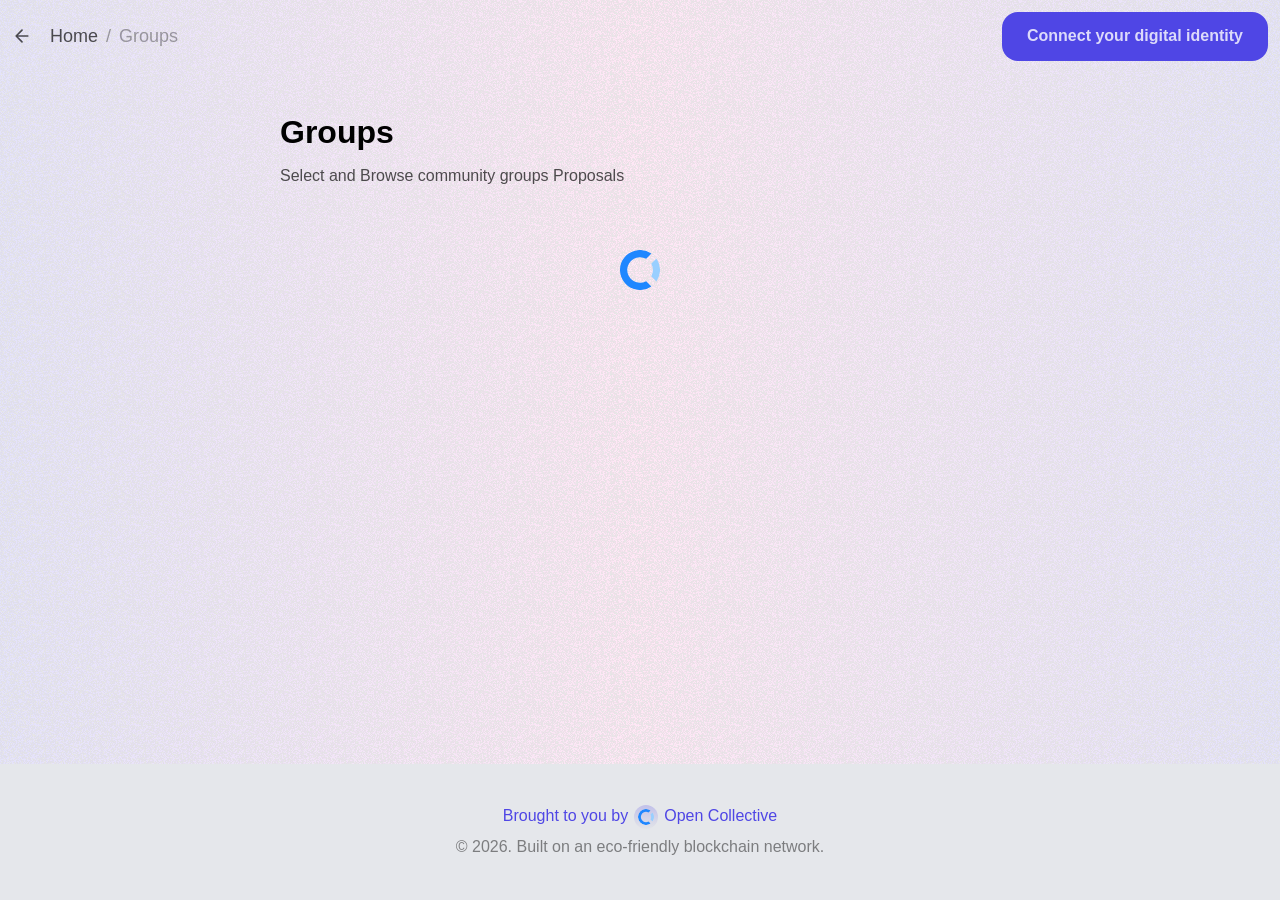
<file: index.html>
<!DOCTYPE html>
<html lang="en">
  <head>
    <meta charset="UTF-8" />
    <meta name="viewport" content="width=device-width, initial-scale=1.0" />
    <title>Open Collective - Proposals</title>
    <meta
      name="description"
      content="Open Collective's proposal system. Decentralized governance powered by Nostr."
    />
    <meta property="og:title" content="Open Collective - Proposals" />
    <meta
      property="og:description"
      content="Open Collective's proposal system. Decentralized governance powered by Nostr."
    />
    <meta property="og:image" content="./images/opencollective.svg" />
    <link rel="icon" type="image/svg+xml" href="/images/opencollective.svg" />
    <link rel="stylesheet" type="text/css" href="/styles/global.css" />
    <link rel="stylesheet" type="text/css" href="/styles/index.css" />
  </head>
  <body>
    <div class="wrapper">
      <div>
        <header>
          <div class="header-navigation py-md">
            <div class="breadcrumb-nav">
              <div class="breadcrumb-item back-btn" onclick="history.back()">
                <svg class="arrow-icon" viewBox="0 0 24 24" fill="none">
                  <path d="M19 12H5m0 0l7 7m-7-7l7-7" stroke="currentColor" stroke-width="2" stroke-linecap="round" stroke-linejoin="round"/>
                </svg>
              </div>
              <div class="breadcrumb-item"><a href="/">Home</a></div>
              <div class="breadcrumb-item separator">/</div>
              <span class="breadcrumb-item current">Proposals</span>
            </div>

            <div class="login-content flex gap-lg">
              <div id="btn-login" class="btn btn-primary">
                Connect your digital identity
              </div>
            </div>
          </div>
        </header>

        <div class="container grid gap-lg">
          <div class="grid gap-lg py-lg">
            <div id="selected-group" class="hidden"></div>
            
            <div class="grid gap-xs">
              <h1 class="title">Proposals requests</h1>
              <p class="heading-intro">See what others are proposing and make your own.</p>
            </div>
          </div>

          <div class="grid gap-xs">
            <div class="grid gap-xxs" id="fetched-proposals">
              <div
                class="proposal-card loader flex items-center justify-center"
                data-created-at="0"
              >
                <div class="spinner">
                  <svg class="spinning-logo" xmlns="http://www.w3.org/2000/svg" viewBox="0 0 24 24">
                    <path fill="#99cfff" d="M21.86 5.17a11.9 11.9 0 0 1 0 13.66l-3.11-3.11a7.7 7.7 0 0 0 0-7.46l3.11-3.11Z"/>
                    <path fill="#1f87ff" d="m18.83 2.14-3.11 3.11a7.7 7.7 0 1 0 0 13.5l3.11 3.11a12 12 0 1 1 0-19.72"/>
                  </svg>
                </div>
              </div>
            </div>

            <div class="flex items-center justify-center py-lg" id="fetched-text"></div>
          </div>
        </div>
      </div>

      <footer class="grid gap-xs text-center justify-center">
        <div class="footer-heading flex flex-wrap gap-xs items-center justify-center">
          Brought to you by
          <svg class="footer-icon" xmlns="http://www.w3.org/2000/svg" viewBox="0 0 24 24">
            <path fill="#99cfff" d="M21.86 5.17a11.9 11.9 0 0 1 0 13.66l-3.11-3.11a7.7 7.7 0 0 0 0-7.46l3.11-3.11Z"/>
            <path fill="#1f87ff" d="m18.83 2.14-3.11 3.11a7.7 7.7 0 1 0 0 13.5l3.11 3.11a12 12 0 1 1 0-19.72"/>
          </svg>
          Open Collective
        </div>
        <div class="footer-text">
          © <script>document.write(new Date().getFullYear())</script>. Built on an eco-friendly blockchain network.
        </div>
      </footer>
    </div>
    <script src="/scripts/connect-relays.js"></script>
    <script src="/scripts/index.js" type="module"></script>
    <script src="/login/scripts/login.js" type="module"></script>
  </body>
</html>
</file>
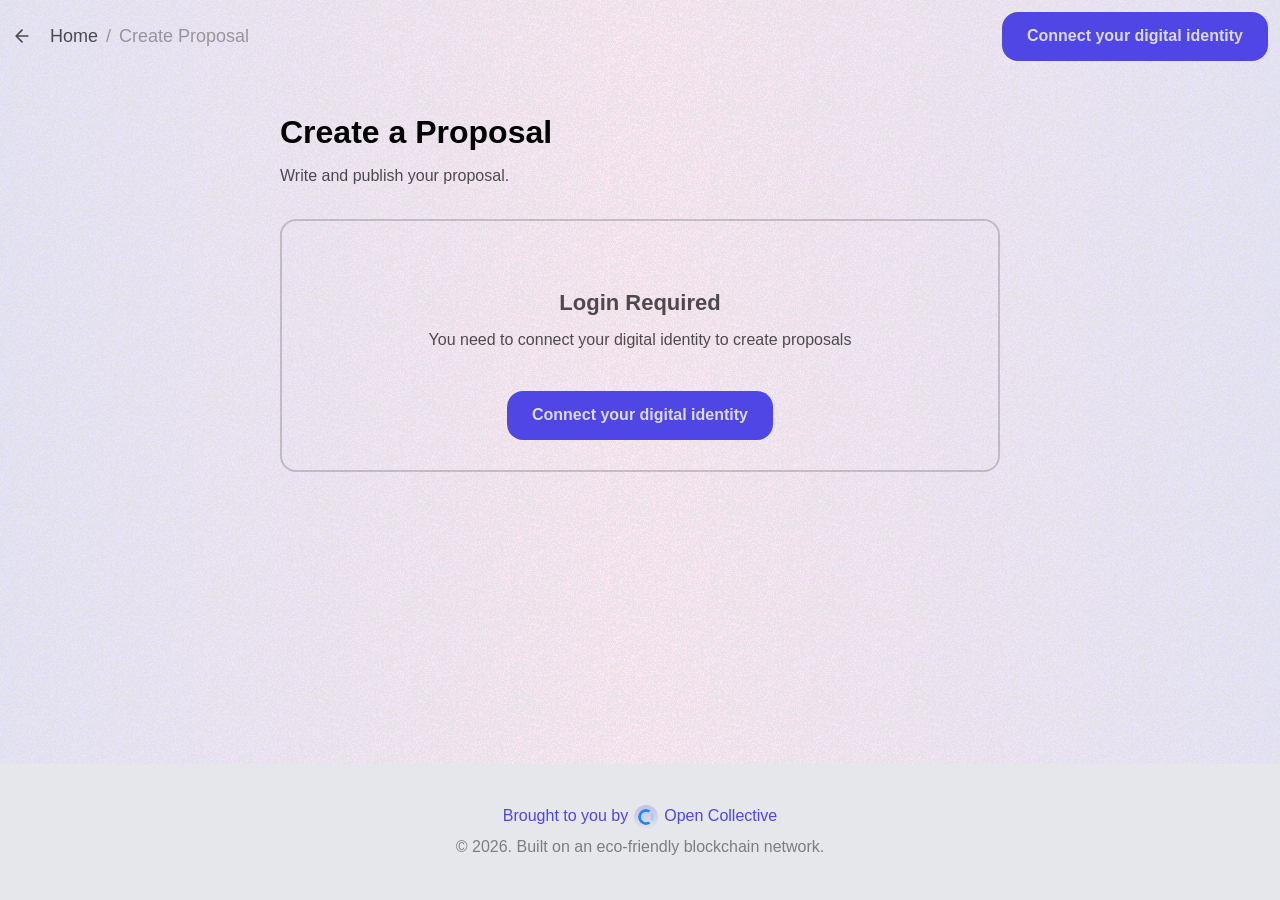
<file: create/index.html>
<!DOCTYPE html>
<html lang="en">
  <head>
    <meta charset="UTF-8" />
    <meta name="viewport" content="width=device-width, initial-scale=1.0" />
    <title>Create Proposal - Open Collective</title>
    <meta
      name="description"
      content="Create a new proposal for Open Collective. Write, draft or publish your ideas for community governance."
    />
    <meta property="og:title" content="Create Proposal - Open Collective" />
    <meta
      property="og:description"
      content="Create a new proposal for Open Collective. Write, draft or publish your ideas for community governance."
    />
    <meta property="og:image" content="./images/opencollective.svg" />
    <link rel="icon" type="image/svg+xml" href="/images/opencollective.svg" />
    <link rel="stylesheet" type="text/css" href="/styles/global.css" />
    <link rel="stylesheet" type="text/css" href="/styles/create.css" />
  </head>
  <body>
    <div class="wrapper">
      <div>
        <header>
          <div class="header-navigation py-md">
            <div class="breadcrumb-nav">
              <div class="breadcrumb-item back-btn" onclick="history.back()">
                <svg class="arrow-icon" viewBox="0 0 24 24" fill="none">
                  <path d="M19 12H5m0 0l7 7m-7-7l7-7" stroke="currentColor" stroke-width="2" stroke-linecap="round" stroke-linejoin="round"/>
                </svg>
              </div>
              <div class="breadcrumb-item"><a href="/">Home</a></div>
              <div class="breadcrumb-item separator">/</div>
              <span class="breadcrumb-item current">Create Proposal</span>
            </div>
            
            <div class="login-content flex gap-lg">
              <div id="btn-login" class="btn btn-primary">
                Connect your digital identity
              </div>
            </div>
          </div>
        </header>

        <div class="container grid gap-lg">
          <div class="grid gap-2xl py-lg">
            <div class="grid gap-xs">
              <h1 class="title">Create a Proposal</h1>
              <p class="heading-intro">Write and publish your proposal.</p>
            </div>
            
            <form id="create-proposal" class="create-form">
              <div class="grid gap-sm">
                <label for="title">Title</label>
                <input type="text" id="title" class="form-input" placeholder="Title of your proposal" required autofocus/>
              </div>
              
              <div class="grid gap-sm">
                <label for="description">Description</label>
                <textarea id="description" class="form-textarea" placeholder="Write your proposal here. **(Markdown supported)**" required></textarea>
                <details>
                  <summary>Markdown formatting help</summary>
                  <div class="markdown-help">
                    <span class="markdown-item">## Heading 2</span>
                    <span class="markdown-item">### Heading 3</span>
                    <span class="markdown-item">#### Heading 4</span>
                    <span class="markdown-item">##### Heading 5</span>
                    <span class="markdown-item">###### Heading 6</span>
                    <span class="markdown-item">**Bold text**</span>
                    <span class="markdown-item">*Italic text*</span>
                    <span class="markdown-item">~~Strikethrough~~</span>
                    <span class="markdown-item">[Link text](url)</span>
                    <span class="markdown-item">`Inline code`</span>
                    <span class="markdown-item">```Code block```</span>
                    <span class="markdown-item">![Image alt](url)</span>
                    <span class="markdown-item">> Blockquote</span>
                    <span class="markdown-item">- Unordered list</span>
                    <span class="markdown-item">1. Ordered list</span>
                    <span class="markdown-item">---</span>
                  </div>
                </details>
              </div>

              <div class="buttons-container grid gap-md">
                <button class="btn btn-secondary" type="button" id="draft">Save to Draft</button>
                <button class="btn btn-primary" type="button" id="publish">Publish Proposal</button>
              </div>
            </form>
          </div>
        </div>
      </div>

      <footer class="grid gap-xs text-center justify-center">
        <div class="footer-heading flex flex-wrap gap-xs items-center justify-center">
          Brought to you by
          <svg class="footer-icon" xmlns="http://www.w3.org/2000/svg" viewBox="0 0 24 24">
            <path fill="#99cfff" d="M21.86 5.17a11.9 11.9 0 0 1 0 13.66l-3.11-3.11a7.7 7.7 0 0 0 0-7.46l3.11-3.11Z"/>
            <path fill="#1f87ff" d="m18.83 2.14-3.11 3.11a7.7 7.7 0 1 0 0 13.5l3.11 3.11a12 12 0 1 1 0-19.72"/>
          </svg>
          Open Collective
        </div>
        <div class="footer-text">
          © <script>document.write(new Date().getFullYear())</script>. Built on an eco-friendly blockchain network.
        </div>
      </footer>
    </div>
    <script src="/scripts/connect-relays.js"></script>
    <script src="/login/scripts/login.js" type="module"></script>
    <script src="/scripts/create-proposal.js" type="module"></script>
  </body>
</html>
</file>
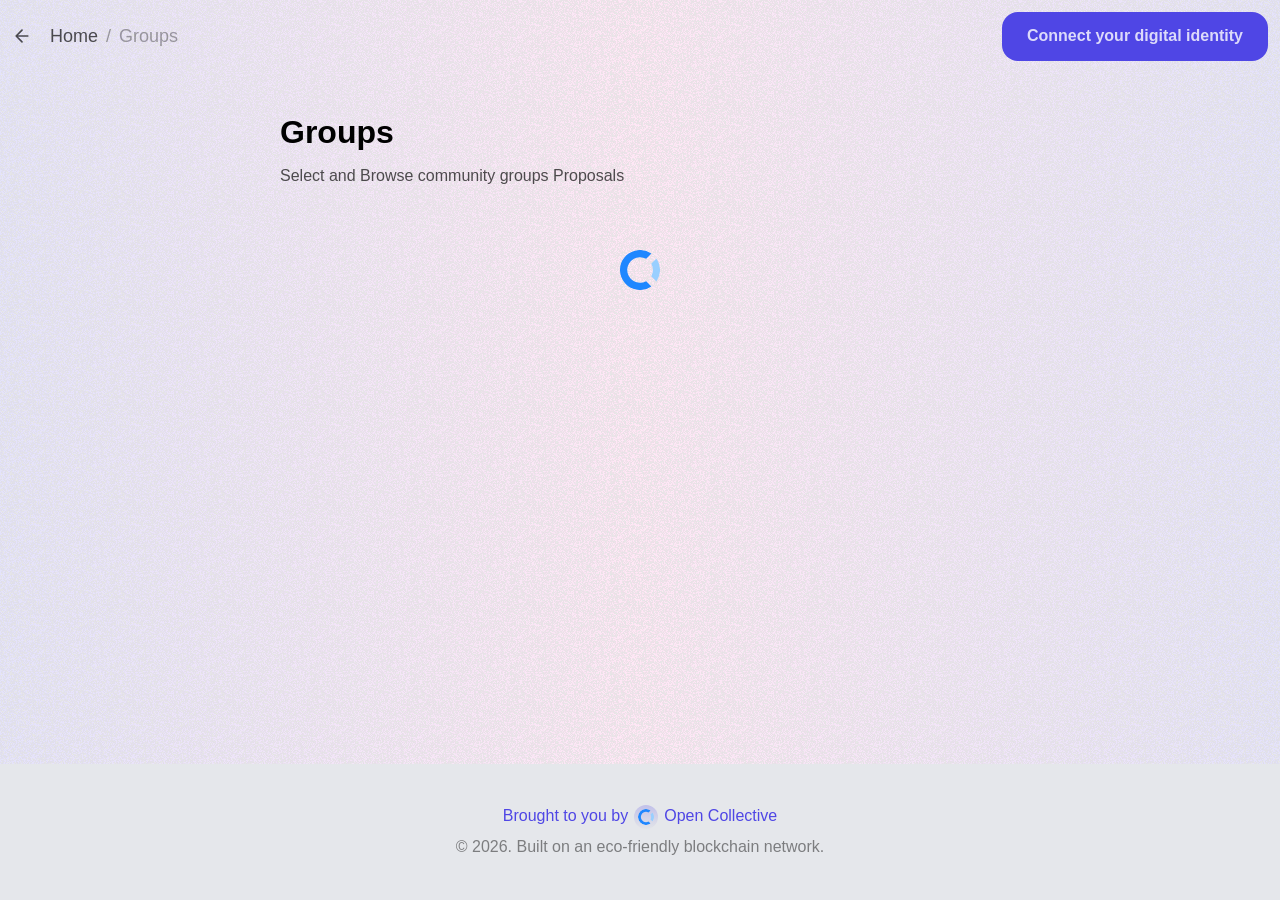
<file: groups/index.html>
<!DOCTYPE html>
<html lang="en">
  <head>
    <meta charset="UTF-8" />
    <meta name="viewport" content="width=device-width, initial-scale=1.0" />
    <title>Groups - Proposals</title>
    <link rel="icon" type="image/svg+xml" href="/images/opencollective.svg" />
    <link rel="stylesheet" type="text/css" href="/styles/global.css" />
    <link rel="stylesheet" type="text/css" href="/styles/groups.css" />
  </head>
  <body>
    <div class="wrapper">
      <div>
        <header>
          <div class="header-navigation py-md">
            <div class="breadcrumb-nav">
              <div class="breadcrumb-item back-btn" onclick="history.back()">
                <svg class="arrow-icon" viewBox="0 0 24 24" fill="none">
                  <path d="M19 12H5m0 0l7 7m-7-7l7-7" stroke="currentColor" stroke-width="2" stroke-linecap="round" stroke-linejoin="round"/>
                </svg>
              </div>
              <div class="breadcrumb-item"><a href="/">Home</a></div>
              <div class="breadcrumb-item separator">/</div>
              <span class="breadcrumb-item current">Groups</span>
            </div>

            <div class="login-content flex gap-lg">
              <div id="btn-login" class="btn btn-primary">
                Connect your digital identity
              </div>
            </div>
          </div>
        </header>

        <div class="container grid gap-lg">
          <div class="grid gap-lg py-lg">
            <div class="grid gap-xs">
              <h1 class="title">Groups</h1>
              <p class="heading-intro">Select and Browse community groups Proposals</p>
            </div>
          </div>

          <div class="grid gap-xs">
            <div class="groups-grid" id="groups-container">
            </div>
            <div class="flex items-center justify-center py-xl" id="state">
              <div class="loader flex items-center justify-center">
                <div class="spinner">
                  <svg class="spinning-logo" xmlns="http://www.w3.org/2000/svg" viewBox="0 0 24 24">
                    <path fill="#99cfff" d="M21.86 5.17a11.9 11.9 0 0 1 0 13.66l-3.11-3.11a7.7 7.7 0 0 0 0-7.46l3.11-3.11Z"/>
                    <path fill="#1f87ff" d="m18.83 2.14-3.11 3.11a7.7 7.7 0 1 0 0 13.5l3.11 3.11a12 12 0 1 1 0-19.72"/>
                  </svg>
                </div>
              </div>
            </div>
          </div>
        </div>
      </div>

      <footer class="grid gap-xs text-center justify-center">
        <div class="footer-heading flex flex-wrap gap-xs items-center justify-center">
          Brought to you by
          <svg class="footer-icon" xmlns="http://www.w3.org/2000/svg" viewBox="0 0 24 24">
            <path fill="#99cfff" d="M21.86 5.17a11.9 11.9 0 0 1 0 13.66l-3.11-3.11a7.7 7.7 0 0 0 0-7.46l3.11-3.11Z"/>
            <path fill="#1f87ff" d="m18.83 2.14-3.11 3.11a7.7 7.7 0 1 0 0 13.5l3.11 3.11a12 12 0 1 1 0-19.72"/>
          </svg>
          Open Collective
        </div>
        <div class="footer-text">
          © <script>document.write(new Date().getFullYear())</script>. Built on an eco-friendly blockchain network.
        </div>
      </footer>
    </div>
    <script src="/scripts/connect-relays.js"></script>
    <script src="/scripts/groups.js" type="module"></script>
    <script src="/login/scripts/login.js" type="module"></script>
  </body>
</html>
</file>
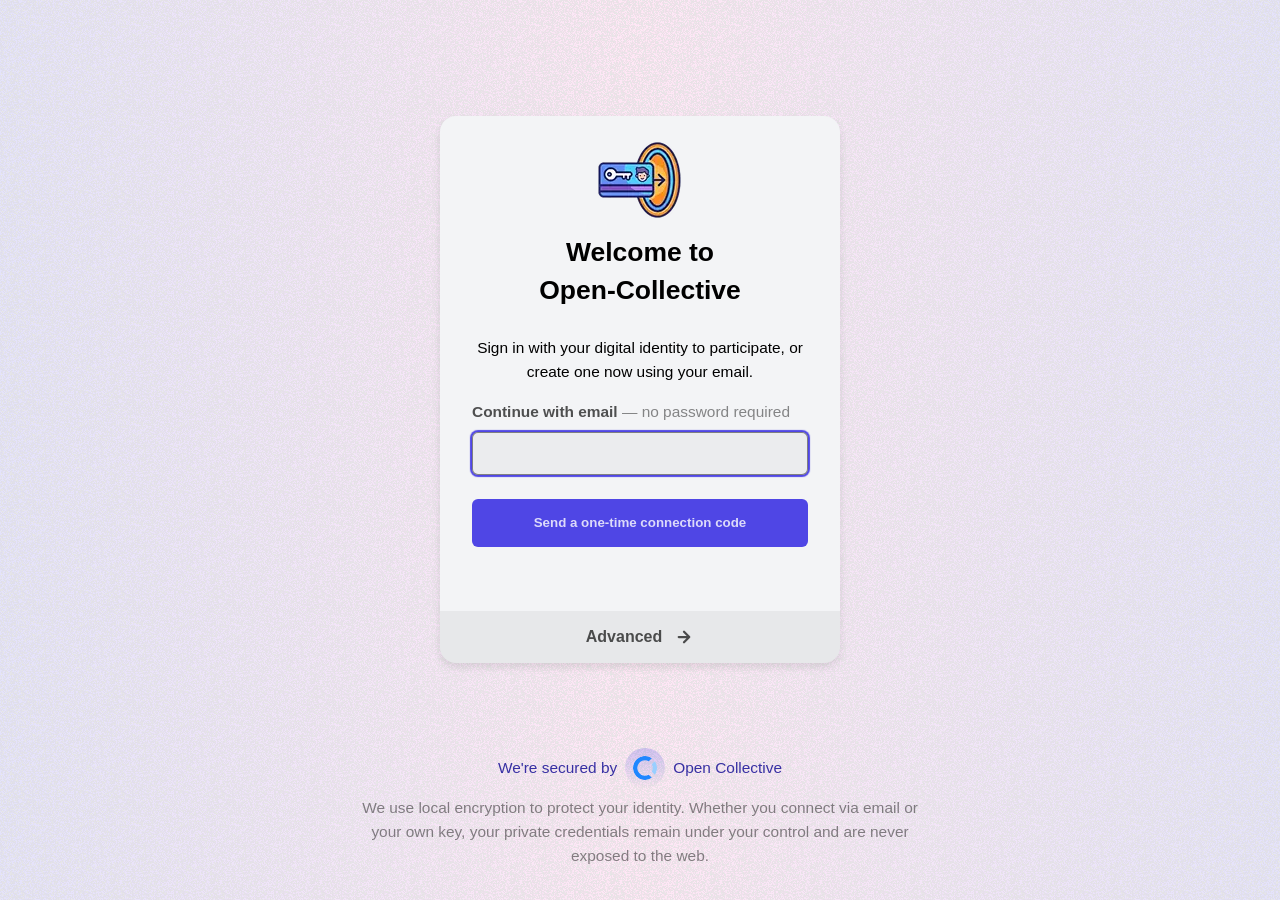
<file: login/index.html>
<!DOCTYPE html>
<html lang="en">
<head>
  <meta charset="UTF-8">
  <meta name="viewport" content="width=device-width, initial-scale=1.0">
  <base href="/login/">
  <title>Login - Open Collective</title>
  <meta name="description" content="Sign in to Open Collective. Choose from email, Nostr extension, or bunker authentication.">
  <meta property="og:title" content="Login - Open Collective">
  <meta property="og:description" content="Sign in to Open Collective. Choose from email, Nostr extension, or bunker authentication.">
  <link rel="icon" type="image/svg+xml" href="./images/opencollective.svg">
  <link rel="preload" href="./fonts/SofiaSans.woff2" as="font" type="font/woff2" crossorigin>
  <link rel="stylesheet" type="text/css" href="./styles/login.css">
</head>
<body>
  <div class="wrapper">

    <div class="login-card-container">
      <div class="login-card corner-radius-16 overflow-hidden">
        <div class="login-header grid gap-16 px-32 py-24 items-center justify-center text-center">
          <img src="./images/header-image.webp" alt="Open Letter" class="brand-logo">
          <h1 class="section-title">
            Welcome to <br/> 
            <span class="font-bold">Open-Collective</span>
          </h1>
        </div>

        <div class="login-options">

          <!-- Email Authentication -->
          <div
            id="email-form" 
            class="grid gap-16 px-32 py-32 pt-0 items-center justify-center text-center"
          >
            <p class="body-text-caption">
              Sign in with your digital identity to participate, or create one now using your email.
            </p>
            
            <form class="form email-form grid gap-12 py-32 pt-0" novalidate>
              <div class="grid gap-8">
                <label for="email-input">
                  Continue with email
                  <span>— no password required</span>
                </label>
                <input type="email" id="email-input" autofocus>
              </div>

              <div class="message"></div>

              <button class="btn btn-primary" type="submit" id="send-code-btn">
                <span class="btn-text">Send a one-time connection code</span>
                <div class="spinner hidden"></div>
              </button>
            </form>

            <!-- <div class="flex justify-center">
              <a href="#" class="link">What is a digital ID?</a>
            </div> -->
          </div>

          <!-- Advanced -->
          <div
            id="other-login-methods"
            class="hidden email-authentication grid gap-16 px-32 items-center justify-center text-center"
          >
            <p class="body-text-caption">
              Sign into the Nostr network to participate.
            </p >
            
            <div class="form email-form grid gap-12 py-32 pt-0">
              <div class="flex flex-col gap-8">
                <button class="btn btn-secondary" id="extension-btn">
                  <svg xmlns="http://www.w3.org/2000/svg" viewBox="0 0 256 256" width="20px" height="20px">
                    <path fill="#fff" d="M231.2 159.5c0 20.7 0 31.1-3.5 42.2-4.4 12.2-14 21.8-26.2 26.2-11.1 3.5-21.5 3.5-42.2 3.5H96.8c-20.7 0-31.1 0-42.2-3.5-12.2-4.4-21.8-14-26.2-26.2-3.5-11.1-3.5-21.5-3.5-42.2V97c0-20.7 0-31.1 3.5-42.2 4.4-12.2 14-21.8 26.2-26.2 11.2-3.5 21.5-3.5 42.2-3.5h62.5c20.7 0 31.1 0 42.2 3.5 12.2 4.4 21.8 14 26.2 26.2 3.5 11.2 3.5 21.5 3.5 42.2v62.5Z"/>
                    <path fill="#662482" d="M210.8 199.4c0 3.1-2.5 5.7-5.7 5.7h-68c-3.1 0-5.7-2.5-5.7-5.7v-15.5c.3-19 2.3-37.2 6.5-45.5 2.5-5 6.7-7.7 11.5-9.1 9.1-2.7 24.9-.9 31.7-1.2 0 0 20.4.8 20.4-10.7s-9.1-8.6-9.1-8.6c-10 .3-17.7-.4-22.6-2.4-8.3-3.3-8.6-9.2-8.6-11.2-.4-23.1-34.5-25.9-64.5-20.1-32.8 6.2.4 53.3.4 116.1v8.4c0 3.1-2.6 5.6-5.7 5.6H57.7c-3.1 0-5.7-2.5-5.7-5.7v-144c0-3.1 2.5-5.7 5.7-5.7h31.7c3.1 0 5.7 2.5 5.7 5.7 0 4.7 5.2 7.2 9 4.5 11.4-8.2 26-12.5 42.4-12.5 36.6 0 64.4 21.4 64.4 68.7v83.2ZM150 99.3c0-6.7-5.4-12.1-12.1-12.1s-12.1 5.4-12.1 12.1 5.4 12.1 12.1 12.1S150 106 150 99.3Z"/>
                  </svg>
                  <span class="btn-text">Connect with Nostr extension</span>
                  <div class="spinner hidden"></div>
                </button>

                <div class="message"></div>
              </div>

              <div class="or-divider">or</div>

              <div class="grid gap-8">
                <label for="bunkerdark -input" class="flex items-center gap-12">
                  Enter Bunker URL
                  <span class="tooltip-trigger">
                    <svg xmlns="http://www.w3.org/2000/svg" viewBox="0 0 16 16" width="16px" height="16px">
                      <path fill-opacity=".46" d="M8.05 0c1.71 0 3.05 0 4.1.15a4.2 4.2 0 0 1 2.6 1.11 4 4 0 0 1 1.11 2.6C16 4.9 16 6.25 16 7.95v.09c0 1.71 0 3.05-.14 4.1a4.2 4.2 0 0 1-1.11 2.6 4 4 0 0 1-2.6 1.11c-1.04.14-2.39.14-4.1.14h-.09c-1.71 0-3.05 0-4.1-.14a4.2 4.2 0 0 1-2.6-1.11 4 4 0 0 1-1.1-2.6C.01 11.1.01 9.75.01 8.04v-.09c0-1.71 0-3.05.15-4.1.05-.97.44-1.89 1.1-2.6A4 4 0 0 1 3.85.16C4.89 0 6.24 0 7.94 0zm-.04 1.18c-1.77 0-3.03 0-4 .12-.94.12-1.51.36-1.93.78s-.66.99-.78 1.93c-.12.97-.12 2.23-.12 4s0 3.02.12 3.99c.12.94.36 1.51.78 1.93s.99.66 1.93.79c.97.12 2.23.12 4 .12s3.02 0 3.99-.12c.94-.14 1.51-.37 1.93-.79s.66-.98.79-1.93c.12-.96.12-2.23.12-3.99s0-3.03-.12-4c-.14-.94-.37-1.51-.79-1.93s-.98-.66-1.93-.78-2.23-.12-3.99-.12m-.58 5.46h.49c.17.04.39.09.57.28q.25.3.26.57l.02.48v3.93a.58.58 0 0 1-1.16 0V7.8H7.4a.58.58 0 0 1 0-1.16zm.58-2.54a.78.78 0 1 1 0 1.56.78.78 0 0 1 0-1.56"/>
                    </svg>
                    <span class="tooltip">A Bunker URL is a secure connection string that allows you to sign Nostr events remotely. It typically starts with 'bunker://' and can be obtained from compatible Nostr signing services.</span>
                  </span>
                </label>
                <input type="text" id="bunker-input">

                <button class="btn btn-primary" id="bunker-btn">
                  <span class="btn-text">Connect with Bunker</span>
                  <div class="spinner hidden"></div>
                </button>

                <div class="message"></div>
              </div>
            </div>

            <div class="flex flex-col justify-center gap-8 hidden">
              <p class="body-text-caption">Nostr extension not found, please install</p>
              <p class="body-text-caption">
                Don't have any account yet? 
                <a
                  class="link"
                  href="https://nstart.me/en?an=Opencollective&at=web&aa=134ECD&ac=https://opencollective.earth"
                >
                  Create
                </a>
              </p>
            </div>

          </div>

          <div
            id="verify-form"
            class="grid gap-16 px-32 py-32 pt-0 items-center justify-center text-center hidden"
          >
            <h2 class="section-title hidden">Check your email to finish signing in</h2>
            <p class="body-text-caption">
              Once you enter the code we sent to your email
              <strong id="sent-email"></strong>, you’ll be connected.
            </p>
            
            <div class="form grid gap-12">
              <div class="grid gap-8">
                <label for="code-input">
                  Paste or type the code below
                </label>
                <div class="otp-inputs flex items-center justify-center gap-8">
                  <input type="text" class="otp-input" maxlength="1" data-index="0" autofocus>
                  <input type="text" class="otp-input" maxlength="1" data-index="1">
                  <input type="text" class="otp-input" maxlength="1" data-index="2">
                  <span class="otp-separator">-</span>
                  <input type="text" class="otp-input" maxlength="1" data-index="3">
                  <input type="text" class="otp-input" maxlength="1" data-index="4">
                  <input type="text" class="otp-input" maxlength="1" data-index="5">
                </div>
                <input type="hidden" id="code-input">
              </div>
              
              <div class="message"></div>

              <div class="grid justify-center">
                <p class="body-text-caption resend-text">
                  Didn’t get the code?  Resend in <span id="countdown">50 seconds</span>
                </p>
                <div class="link resend-btn hidden">Resend</div>
              </div>
            </div>
          </div>
        </div>

        <!-- Advanced Toggle -->
        <div id="advanced-toggle" class="btn toggle-btn">
          Advanced
          <svg class="icon" viewBox="0 0 24 24" fill="none">
            <path d="M5 12h14m0 0l-7-7m7 7l-7 7" stroke="currentColor" stroke-width="3" stroke-linecap="round" stroke-linejoin="round"/>
          </svg>
        </div>

        <div id="email-toggle" class="btn toggle-btn hidden">
          <svg class="icon" viewBox="0 0 24 24" fill="none">
            <path d="M19 12H5m0 0l7 7m-7-7l7-7" stroke="currentColor" stroke-width="3" stroke-linecap="round" stroke-linejoin="round"/>
          </svg>
          Connect with email
        </div>

        <div class="submit-code hidden" id="verify-code-toggle">
        <div class="flex">
            <div class="flex items-center justify-center flex-1">
              <span id="reset-btn" class="flex items-center gap-8 cursor-pointer">
                <svg class="icon" viewBox="0 0 24 24" fill="none">
                  <path d="M19 12H5m0 0l7 7m-7-7l7-7" stroke="currentColor" stroke-width="3" stroke-linecap="round" stroke-linejoin="round"/>
                </svg>
                Back to sign-in
              </span>
            </div>
            <button class="btn btn-bottom-right btn-primary flex-1 radius-0" type="submit" id="verify-btn" disabled>
              <span class="btn-text">Sign in</span>
              <div class="spinner hidden"></div>
            </button>
          </div>
        </div>
      </div>
    </div>

    <footer class="body-text-caption grid gap-8 text-center justify-center">
      <div class="footer-heading flex flex-wrap gap-8 items-center justify-center">
        We're secured by
        <svg class="footer-icon" xmlns="http://www.w3.org/2000/svg" viewBox="0 0 24 24">
          <path fill="#99cfff" d="M21.86 5.17a11.9 11.9 0 0 1 0 13.66l-3.11-3.11a7.7 7.7 0 0 0 0-7.46l3.11-3.11Z"/>
          <path fill="#1f87ff" d="m18.83 2.14-3.11 3.11a7.7 7.7 0 1 0 0 13.5l3.11 3.11a12 12 0 1 1 0-19.72"/>
        </svg>
        Open Collective
      </div>
      <div class="footer-text">
        We use local encryption to protect your identity. Whether you connect via email or your own key, your private credentials remain under your control and are never exposed to the web.
      </div>
    </footer>
  </div>

  <script src="./scripts/connect-relays.js"></script>
  <script src="./scripts/email-auth.js" type="module"></script>
  <script src="./scripts/login-page.js" type="module"></script>
</body>
</html>
</file>
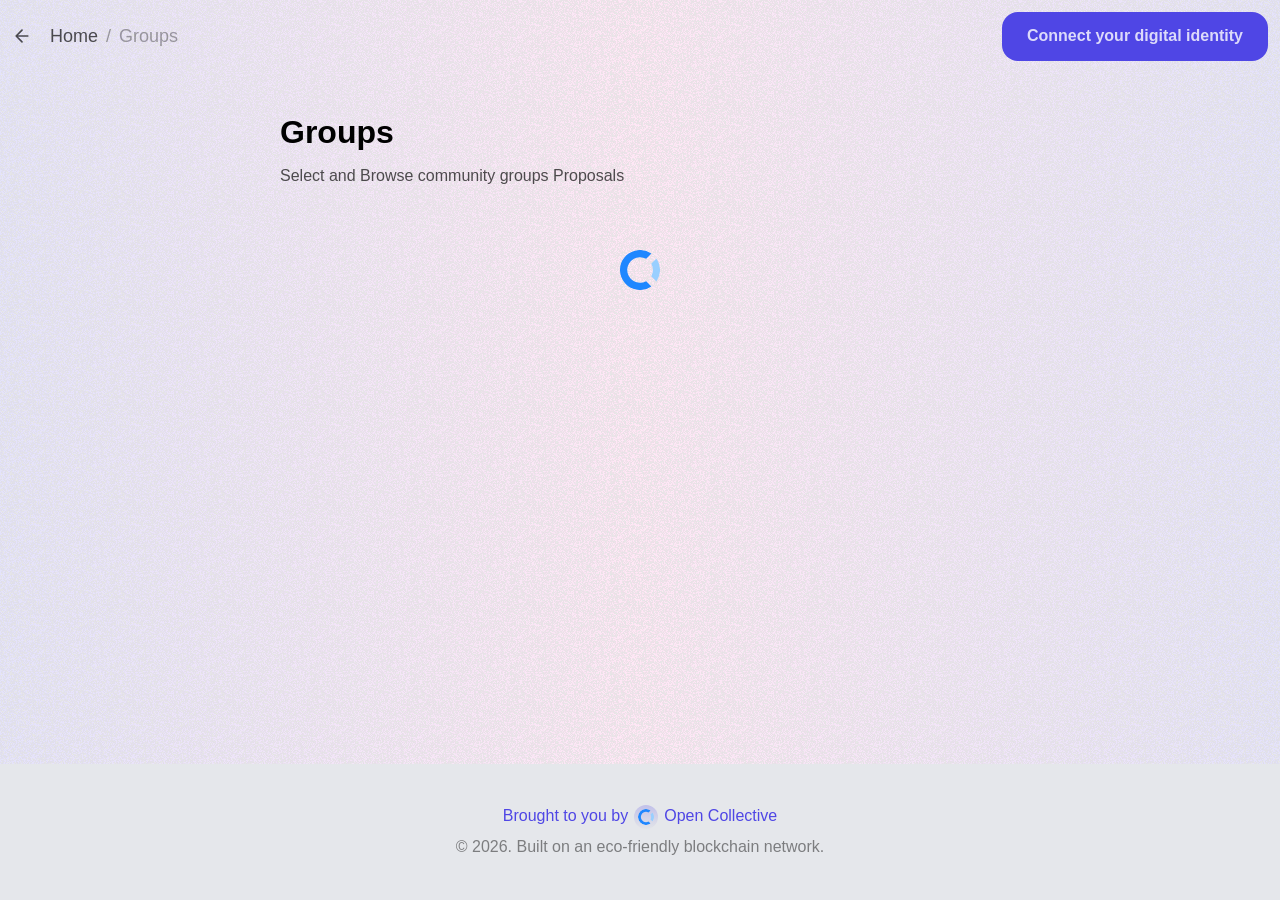
<file: profile/index.html>
<!DOCTYPE html>
<html lang="en">
  <head>
    <meta charset="UTF-8" />
    <meta name="viewport" content="width=device-width, initial-scale=1.0" />
    <title>Profile - Open Collective</title>
    <meta name="description" content="View user profile and their Open Collective proposals" />
    <meta property="og:title" content="Profile - Open Collective" />
    <meta property="og:description" content="View user profile and their Open Collective proposals" />
    <link rel="icon" type="image/svg+xml" href="/images/opencollective.svg" />
    <link rel="stylesheet" type="text/css" href="/styles/global.css" />
    <link rel="stylesheet" type="text/css" href="/styles/index.css" />
  </head>
  <body>
    <div class="wrapper">
      <div>
        <header>
          <div class="header-navigation py-md">
            <div class="breadcrumb-nav">
              <div class="breadcrumb-item back-btn" onclick="history.back()">
                <svg class="arrow-icon" viewBox="0 0 24 24" fill="none">
                  <path d="M19 12H5m0 0l7 7m-7-7l7-7" stroke="currentColor" stroke-width="2" stroke-linecap="round" stroke-linejoin="round"/>
                </svg>
              </div>
              <div class="breadcrumb-item"><a href="/">Home</a></div>
              <div class="breadcrumb-item separator">/</div>
              <span class="breadcrumb-item current">Profile</span>
            </div>
            <div class="login-content flex gap-lg">
              <div id="btn-login" class="btn btn-primary">
                Connect your digital identity
              </div>
            </div>
          </div>
        </header>

        <div class="container grid gap-lg">

          <div class="grid gap-lg py-lg">
            <div id="selected-group" class="hidden"></div>
            
            <div class="grid gap-xs">
              <div class="flex gap-lg user-profile">
                <img class="user-image flex-none" src="https://robohash.org/1.png" alt="avatar">
                <h1 class="title user-name">Annonymous</h1>
              </div>
              <p class="heading-intro">Proposals by this user</p>
            </div>
          </div>


          <div class="grid gap-xs">
            <div class="grid gap-xxs" id="fetched-proposals">
              <div class="proposal-card loader flex items-center justify-center" data-created-at="0">
                <div class="spinner">
                  <svg class="spinning-logo" xmlns="http://www.w3.org/2000/svg" viewBox="0 0 24 24">
                    <path fill="#99cfff" fill-rule="evenodd" d="M21.86 5.17a11.9 11.9 0 0 1 0 13.66l-3.11-3.11a7.7 7.7 0 0 0 0-7.46l3.11-3.11Z"/>
                    <path fill="#1f87ff" fill-rule="evenodd" d="m18.83 2.14-3.11 3.11a7.7 7.7 0 1 0 0 13.5l3.11 3.11a12 12 0 1 1 0-19.72"/>
                  </svg>
                </div>
              </div>
            </div>
            <div class="flex items-center justify-center py-lg" id="fetched-text"></div>
          </div>
        </div>
      </div>

      <footer class="grid gap-xs text-center justify-center">
        <div class="footer-heading flex flex-wrap gap-xs items-center justify-center">
          Brought to you by
          <svg class="footer-icon" xmlns="http://www.w3.org/2000/svg" viewBox="0 0 24 24">
            <path fill="#99cfff" d="M21.86 5.17a11.9 11.9 0 0 1 0 13.66l-3.11-3.11a7.7 7.7 0 0 0 0-7.46l3.11-3.11Z"/>
            <path fill="#1f87ff" d="m18.83 2.14-3.11 3.11a7.7 7.7 0 1 0 0 13.5l3.11 3.11a12 12 0 1 1 0-19.72"/>
          </svg>
          Open Collective
        </div>
        <div class="footer-text">
          © <script>document.write(new Date().getFullYear())</script>. Built on an eco-friendly blockchain network.
        </div>
      </footer>
    </div>
    <script src="/scripts/connect-relays.js"></script>
    <script src="/login/scripts/login.js" type="module"></script>
    <script src="/scripts/profile.js" type="module"></script>
  </body>
</html>
</file>
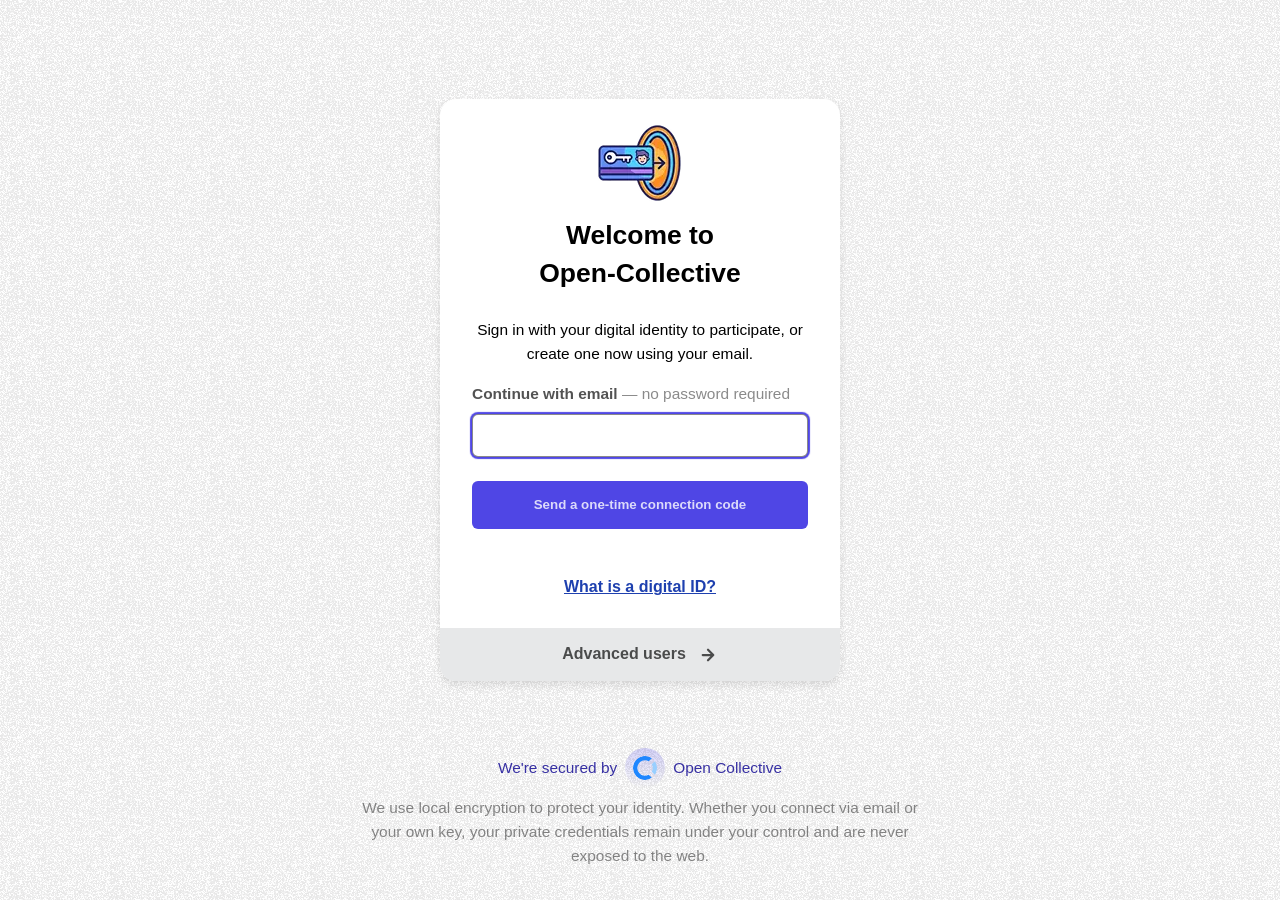
<file: login.html>
<!DOCTYPE html>
<html lang="en">
<head>
  <meta charset="UTF-8">
  <meta name="viewport" content="width=device-width, initial-scale=1.0">
  <title>Login - Open Collective</title>
  <meta name="description" content="Sign in to Open Collective. Choose from email, Nostr extension, or bunker authentication.">
  <meta property="og:title" content="Login - Open Collective">
  <meta property="og:description" content="Sign in to Open Collective. Choose from email, Nostr extension, or bunker authentication.">
  <link rel="icon" type="image/svg+xml" href="/images/opencollective.svg">
  <link rel="preload" href="/fonts/SofiaSans.woff2" as="font" type="font/woff2" crossorigin>
  <link rel="stylesheet" type="text/css" href="/styles/login.css">
</head>
<body>
  <div class="wrapper">

    <div class="login-card-container">
      <div class="login-card corner-radius-16 overflow-hidden">
        <div class="login-header grid gap-16 px-32 py-24 items-center justify-center text-center">
          <img src="/images/header-image.webp" alt="Open Letter" class="brand-logo">
          <h1 class="section-title">
            Welcome to <br/> 
            <span class="font-bold">Open-Collective</span>
          </h1>
        </div>

        <div class="login-options">

          <!-- Email Authentication -->
          <div
            id="email-form" 
            class="grid gap-16 px-32 py-32 pt-0 items-center justify-center text-center"
          >
            <p class="body-text-caption">
              Sign in with your digital identity to participate, or create one now using your email.
            </p>
            
            <form class="form email-form grid gap-12 py-32 pt-0" novalidate>
              <div class="grid gap-8">
                <label for="email-input">
                  Continue with email
                  <span>— no password required</span>
                </label>
                <input type="email" id="email-input" autofocus>
              </div>

              <div class="message"></div>

              <button class="btn btn-primary" type="submit" id="send-code-btn">
                <span class="btn-text">Send a one-time connection code</span>
                <div class="spinner hidden"></div>
              </button>
            </form>

            <div class="flex justify-center">
              <a href="#" class="link">What is a digital ID?</a>
            </div>
          </div>

          <!-- Advanced -->
          <div
            id="other-login-methods"
            class="hidden email-authentication grid gap-16 px-32 items-center justify-center text-center"
          >
            <p class="body-text-caption">
              Sign into the Nostr network to participate.
            </p >
            
            <div class="form email-form grid gap-12 py-32 pt-0">
              <div class="flex flex-col gap-8">
                <button class="btn btn-secondary" id="extension-btn">
                  <svg xmlns="http://www.w3.org/2000/svg" viewBox="0 0 256 256" width="20px" height="20px">
                    <path fill="#fff" d="M231.2 159.5c0 20.7 0 31.1-3.5 42.2-4.4 12.2-14 21.8-26.2 26.2-11.1 3.5-21.5 3.5-42.2 3.5H96.8c-20.7 0-31.1 0-42.2-3.5-12.2-4.4-21.8-14-26.2-26.2-3.5-11.1-3.5-21.5-3.5-42.2V97c0-20.7 0-31.1 3.5-42.2 4.4-12.2 14-21.8 26.2-26.2 11.2-3.5 21.5-3.5 42.2-3.5h62.5c20.7 0 31.1 0 42.2 3.5 12.2 4.4 21.8 14 26.2 26.2 3.5 11.2 3.5 21.5 3.5 42.2v62.5Z"/>
                    <path fill="#662482" d="M210.8 199.4c0 3.1-2.5 5.7-5.7 5.7h-68c-3.1 0-5.7-2.5-5.7-5.7v-15.5c.3-19 2.3-37.2 6.5-45.5 2.5-5 6.7-7.7 11.5-9.1 9.1-2.7 24.9-.9 31.7-1.2 0 0 20.4.8 20.4-10.7s-9.1-8.6-9.1-8.6c-10 .3-17.7-.4-22.6-2.4-8.3-3.3-8.6-9.2-8.6-11.2-.4-23.1-34.5-25.9-64.5-20.1-32.8 6.2.4 53.3.4 116.1v8.4c0 3.1-2.6 5.6-5.7 5.6H57.7c-3.1 0-5.7-2.5-5.7-5.7v-144c0-3.1 2.5-5.7 5.7-5.7h31.7c3.1 0 5.7 2.5 5.7 5.7 0 4.7 5.2 7.2 9 4.5 11.4-8.2 26-12.5 42.4-12.5 36.6 0 64.4 21.4 64.4 68.7v83.2ZM150 99.3c0-6.7-5.4-12.1-12.1-12.1s-12.1 5.4-12.1 12.1 5.4 12.1 12.1 12.1S150 106 150 99.3Z"/>
                  </svg>
                  <span class="btn-text">Connect with Nostr extension</span>
                  <div class="spinner hidden"></div>
                </button>

                <div class="message"></div>
              </div>

              <div class="or-divider">or</div>

              <div class="grid gap-8">
                <label for="nsec-input" class="flex items-center gap-12">
                  Enter Bunker URL
                  <svg xmlns="http://www.w3.org/2000/svg" viewBox="0 0 16 16" width="16px" height="16px">
                    <path fill-opacity=".46" d="M8.05 0c1.71 0 3.05 0 4.1.15a4.2 4.2 0 0 1 2.6 1.11 4 4 0 0 1 1.11 2.6C16 4.9 16 6.25 16 7.95v.09c0 1.71 0 3.05-.14 4.1a4.2 4.2 0 0 1-1.11 2.6 4 4 0 0 1-2.6 1.11c-1.04.14-2.39.14-4.1.14h-.09c-1.71 0-3.05 0-4.1-.14a4.2 4.2 0 0 1-2.6-1.11 4 4 0 0 1-1.1-2.6C.01 11.1.01 9.75.01 8.04v-.09c0-1.71 0-3.05.15-4.1.05-.97.44-1.89 1.1-2.6A4 4 0 0 1 3.85.16C4.89 0 6.24 0 7.94 0zm-.04 1.18c-1.77 0-3.03 0-4 .12-.94.12-1.51.36-1.93.78s-.66.99-.78 1.93c-.12.97-.12 2.23-.12 4s0 3.02.12 3.99c.12.94.36 1.51.78 1.93s.99.66 1.93.79c.97.12 2.23.12 4 .12s3.02 0 3.99-.12c.94-.14 1.51-.37 1.93-.79s.66-.98.79-1.93c.12-.96.12-2.23.12-3.99s0-3.03-.12-4c-.14-.94-.37-1.51-.79-1.93s-.98-.66-1.93-.78-2.23-.12-3.99-.12m-.58 5.46h.49c.17.04.39.09.57.28q.25.3.26.57l.02.48v3.93a.58.58 0 0 1-1.16 0V7.8H7.4a.58.58 0 0 1 0-1.16zm.58-2.54a.78.78 0 1 1 0 1.56.78.78 0 0 1 0-1.56"/>
                  </svg>
                </label>
                <input type="text" id="bunker-input">

                <button class="btn btn-primary" id="bunker-btn">
                  <span class="btn-text">Connect with Bunker</span>
                  <div class="spinner hidden"></div>
                </button>

                <div class="message"></div>
              </div>
            </div>

            <div class="flex flex-col justify-center gap-8 hidden">
              <p class="body-text-caption">Nostr extension not found, please install</p>
              <p class="body-text-caption">
                Don't have any account yet? 
                <a
                  class="link"
                  href="https://nstart.me/en?an=Opencollective&at=web&aa=134ECD&ac=https://opencollective.earth"
                >
                  Create
                </a>
              </p>
            </div>

          </div>

          <div
            id="verify-form"
            class="grid gap-16 px-32 py-32 pt-0 items-center justify-center text-center hidden"
          >
            <h2 class="section-title hidden">Check your email to finish signing in</h2>
            <p class="body-text-caption">
              Once you enter the code we sent to your email
              <strong id="sent-email"></strong>, you’ll be connected.
            </p>
            
            <div class="form grid gap-12">
              <div class="grid gap-8">
                <label for="code-input">
                  Paste or type the code below
                </label>
                <div class="otp-inputs flex items-center justify-center gap-8">
                  <input type="text" class="otp-input" maxlength="1" data-index="0" autofocus>
                  <input type="text" class="otp-input" maxlength="1" data-index="1">
                  <input type="text" class="otp-input" maxlength="1" data-index="2">
                  <span class="otp-separator">-</span>
                  <input type="text" class="otp-input" maxlength="1" data-index="3">
                  <input type="text" class="otp-input" maxlength="1" data-index="4">
                  <input type="text" class="otp-input" maxlength="1" data-index="5">
                </div>
                <input type="hidden" id="code-input">
              </div>
              
              <div class="message"></div>

              <div class="grid justify-center">
                <p class="body-text-caption resend-text">
                  Didn’t get the code?  Resend in <span id="countdown">50 seconds</span>
                </p>
                <div class="link resend-btn hidden">Resend</div>
              </div>
            </div>
          </div>
        </div>

        <!-- Advanced Toggle -->
        <div id="advanced-toggle" class="btn toggle-btn">
          Advanced users
          <svg class="icon" viewBox="0 0 24 24" fill="none">
            <path d="M5 12h14m0 0l-7-7m7 7l-7 7" stroke="currentColor" stroke-width="3" stroke-linecap="round" stroke-linejoin="round"/>
          </svg>
        </div>

        <div id="email-toggle" class="btn toggle-btn hidden">
          <svg class="icon" viewBox="0 0 24 24" fill="none">
            <path d="M19 12H5m0 0l7 7m-7-7l7-7" stroke="currentColor" stroke-width="3" stroke-linecap="round" stroke-linejoin="round"/>
          </svg>
          Connect with email
        </div>

        <div class="submit-code hidden" id="verify-code-toggle">
        <div class="flex">
            <div class="flex items-center justify-center flex-1">
              <span id="reset-btn" class="flex items-center gap-8 cursor-pointer">
                <svg class="icon" viewBox="0 0 24 24" fill="none">
                  <path d="M19 12H5m0 0l7 7m-7-7l7-7" stroke="currentColor" stroke-width="3" stroke-linecap="round" stroke-linejoin="round"/>
                </svg>
                Back to sign-in
              </span>
            </div>
            <button class="btn btn-bottom-right btn-primary flex-1 radius-0" type="submit" id="verify-btn" disabled>
              <span class="btn-text">Sign in</span>
              <div class="spinner hidden"></div>
            </button>
          </div>
        </div>
      </div>
    </div>

    <footer class="body-text-caption grid gap-8 text-center justify-center">
      <div class="footer-heading flex flex-wrap gap-8 items-center justify-center">
        We're secured by
        <svg class="footer-icon" xmlns="http://www.w3.org/2000/svg" viewBox="0 0 24 24">
          <path fill="#99cfff" d="M21.86 5.17a11.9 11.9 0 0 1 0 13.66l-3.11-3.11a7.7 7.7 0 0 0 0-7.46l3.11-3.11Z"/>
          <path fill="#1f87ff" d="m18.83 2.14-3.11 3.11a7.7 7.7 0 1 0 0 13.5l3.11 3.11a12 12 0 1 1 0-19.72"/>
        </svg>
        Open Collective
      </div>
      <div class="footer-text">
        We use local encryption to protect your identity. Whether you connect via email or your own key, your private credentials remain under your control and are never exposed to the web.
      </div>
    </footer>
  </div>

  <script src="/scripts/connect-relays.js"></script>
  <script src="/scripts/email-auth.js" type="module"></script>
  <script src="/scripts/login-page.js" type="module"></script>
</body>
</html>
</file>
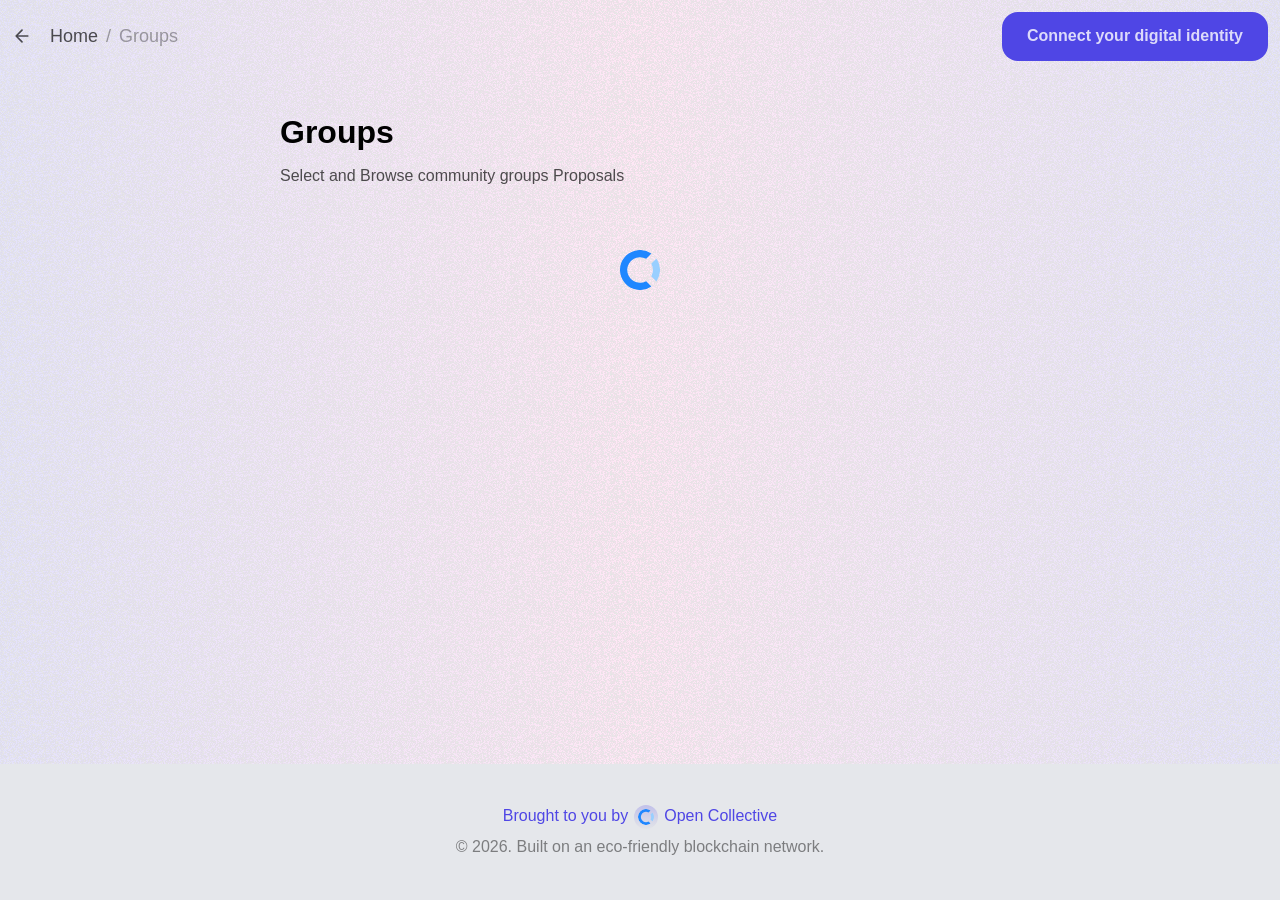
<file: profile.html>
<!DOCTYPE html>
<html lang="en">
  <head>
    <meta charset="UTF-8" />
    <meta name="viewport" content="width=device-width, initial-scale=1.0" />
    <title>Profile - Open Collective</title>
    <meta name="description" content="View user profile and their Open Collective proposals" />
    <meta property="og:title" content="Profile - Open Collective" />
    <meta property="og:description" content="View user profile and their Open Collective proposals" />
    <link rel="icon" type="image/svg+xml" href="/images/opencollective.svg" />
    <link rel="stylesheet" type="text/css" href="/styles/global.css" />
    <link rel="stylesheet" type="text/css" href="/styles/index.css" />
  </head>
  <body>
    <div class="wrapper">
      <div>
        <header>
          <div class="header-navigation py-md">
            <div class="breadcrumb-nav">
              <div class="breadcrumb-item back-btn" onclick="history.back()">
                <svg class="arrow-icon" viewBox="0 0 24 24" fill="none">
                  <path d="M19 12H5m0 0l7 7m-7-7l7-7" stroke="currentColor" stroke-width="2" stroke-linecap="round" stroke-linejoin="round"/>
                </svg>
              </div>
              <div class="breadcrumb-item"><a href="/">Home</a></div>
              <div class="breadcrumb-item separator">/</div>
              <span class="breadcrumb-item current">Profile</span>
            </div>
            <div class="login-content flex gap-lg">
              <div id="btn-login" class="btn btn-primary">
                Connect your digital identity
              </div>
            </div>
          </div>
        </header>

        <div class="container grid gap-lg">

          <div class="grid gap-lg py-lg">
            <div id="selected-group" class="hidden"></div>
            
            <div class="grid gap-xs">
              <div class="flex gap-lg user-profile">
                <img class="user-image flex-none" src="https://robohash.org/1.png" alt="avatar">
                <h1 class="title user-name">Annonymous</h1>
              </div>
              <p class="heading-intro">Proposals by this user</p>
            </div>
            
            <div class="proposal-btn-lg-container hidden"></div>
          </div>


          <div class="grid gap-xs">
            <div class="grid gap-xxs" id="fetched-proposals">
              <div class="proposal-card loader flex items-center justify-center" data-created-at="0">
                <div class="spinner">
                  <svg class="spinning-logo" xmlns="http://www.w3.org/2000/svg" viewBox="0 0 24 24">
                    <path fill="#99cfff" fill-rule="evenodd" d="M21.86 5.17a11.9 11.9 0 0 1 0 13.66l-3.11-3.11a7.7 7.7 0 0 0 0-7.46l3.11-3.11Z"/>
                    <path fill="#1f87ff" fill-rule="evenodd" d="m18.83 2.14-3.11 3.11a7.7 7.7 0 1 0 0 13.5l3.11 3.11a12 12 0 1 1 0-19.72"/>
                  </svg>
                </div>
              </div>
            </div>
            <div class="flex items-center justify-center py-lg" id="fetched-text"></div>
          </div>
        </div>
      </div>

      <footer class="container content-container">
        <div>© <script>document.write(new Date().getFullYear())</script> Open Collective</div>
      </footer>
    </div>
    <script src="/scripts/connect-relays.js"></script>
    <script src="/login/scripts/login.js" type="module"></script>
    <script src="/scripts/profile.js" type="module"></script>
  </body>
</html>
</file>
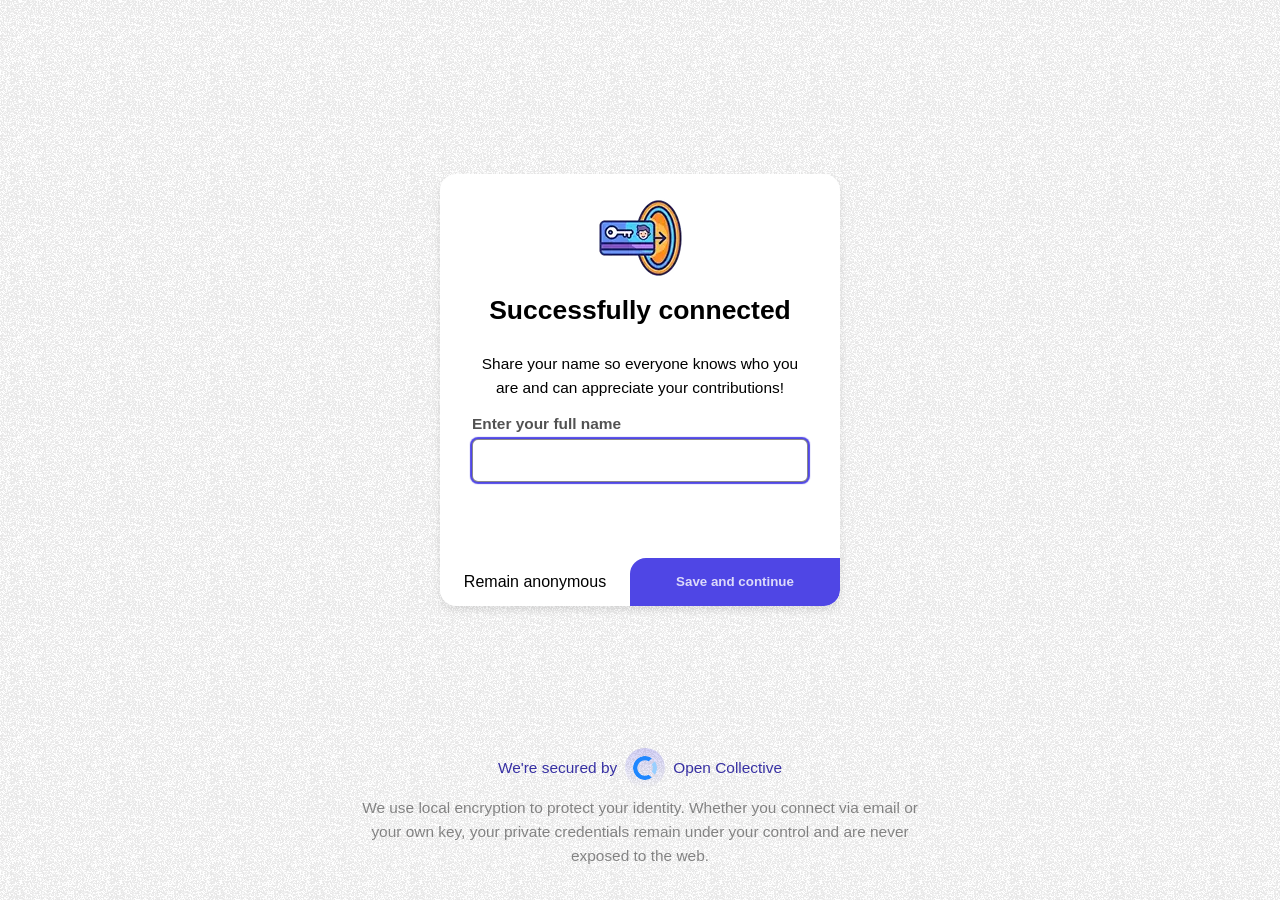
<file: user-metadata.html>
<!DOCTYPE html>
<html lang="en">
<head>
  <meta charset="UTF-8">
  <meta name="viewport" content="width=device-width, initial-scale=1.0">
  <title>User Profile - Open Collective</title>
  <meta name="description" content="Set up your profile on Open Collective.">
  <meta property="og:title" content="User Profile - Open Collective">
  <meta property="og:description" content="Set up your profile on Open Collective.">
  <link rel="icon" type="image/svg+xml" href="/images/opencollective.svg">
  <link rel="preload" href="/fonts/SofiaSans.woff2" as="font" type="font/woff2" crossorigin>
  <link rel="stylesheet" type="text/css" href="/styles/login.css">
</head>
<body>
  <div class="wrapper">

    <div class="login-card-container">
      <div class="login-card corner-radius-16 overflow-hidden">
        <div class="login-header grid gap-16 px-32 py-24 items-center justify-center text-center">
          <img src="/images/header-image.webp" alt="Open Letter" class="brand-logo">
          <h1 class="section-title">Successfully connected</h1>
        </div>

        <div class="login-options">
          <div class="grid gap-16 px-32 py-32 pt-0 items-center justify-center text-center">
            <p class="body-text-caption">
              Share your name so everyone knows who you are and can appreciate your contributions!
            </p>
            
            <form class="form grid gap-12 py-32 pt-0" novalidate>
              <div class="grid gap-8">
                <label for="name-input">Enter your full name</label>
                <input type="text" id="name-input" autofocus>
              </div>

              <div class="message"></div>
            </form>
          </div>
        </div>

        <div class="submit-code" id="action-buttons">
          <div class="flex">
            <div class="flex items-center justify-center flex-1">
              <span id="skip-btn" class="cursor-pointer">Remain anonymous</span>
            </div>
            <button class="btn btn-bottom-right btn-primary flex-1" type="submit" id="save-btn">
              <span class="btn-text">Save and continue</span>
              <div class="spinner hidden"></div>
            </button>
          </div>
        </div>
      </div>
    </div>

    <footer class="body-text-caption grid gap-8 text-center justify-center">
      <div class="footer-heading flex flex-wrap gap-8 items-center justify-center">
        We're secured by
        <svg class="footer-icon" xmlns="http://www.w3.org/2000/svg" viewBox="0 0 24 24">
          <path fill="#99cfff" d="M21.86 5.17a11.9 11.9 0 0 1 0 13.66l-3.11-3.11a7.7 7.7 0 0 0 0-7.46l3.11-3.11Z"/>
          <path fill="#1f87ff" d="m18.83 2.14-3.11 3.11a7.7 7.7 0 1 0 0 13.5l3.11 3.11a12 12 0 1 1 0-19.72"/>
        </svg>
        Open Collective
      </div>
      <div class="footer-text">
        We use local encryption to protect your identity. Whether you connect via email or your own key, your private credentials remain under your control and are never exposed to the web.
      </div>
    </footer>
  </div>

  <script src="/scripts/connect-relays.js"></script>
  <script src="/scripts/user-metadata.js" type="module"></script>
</body>
</html>
</file>
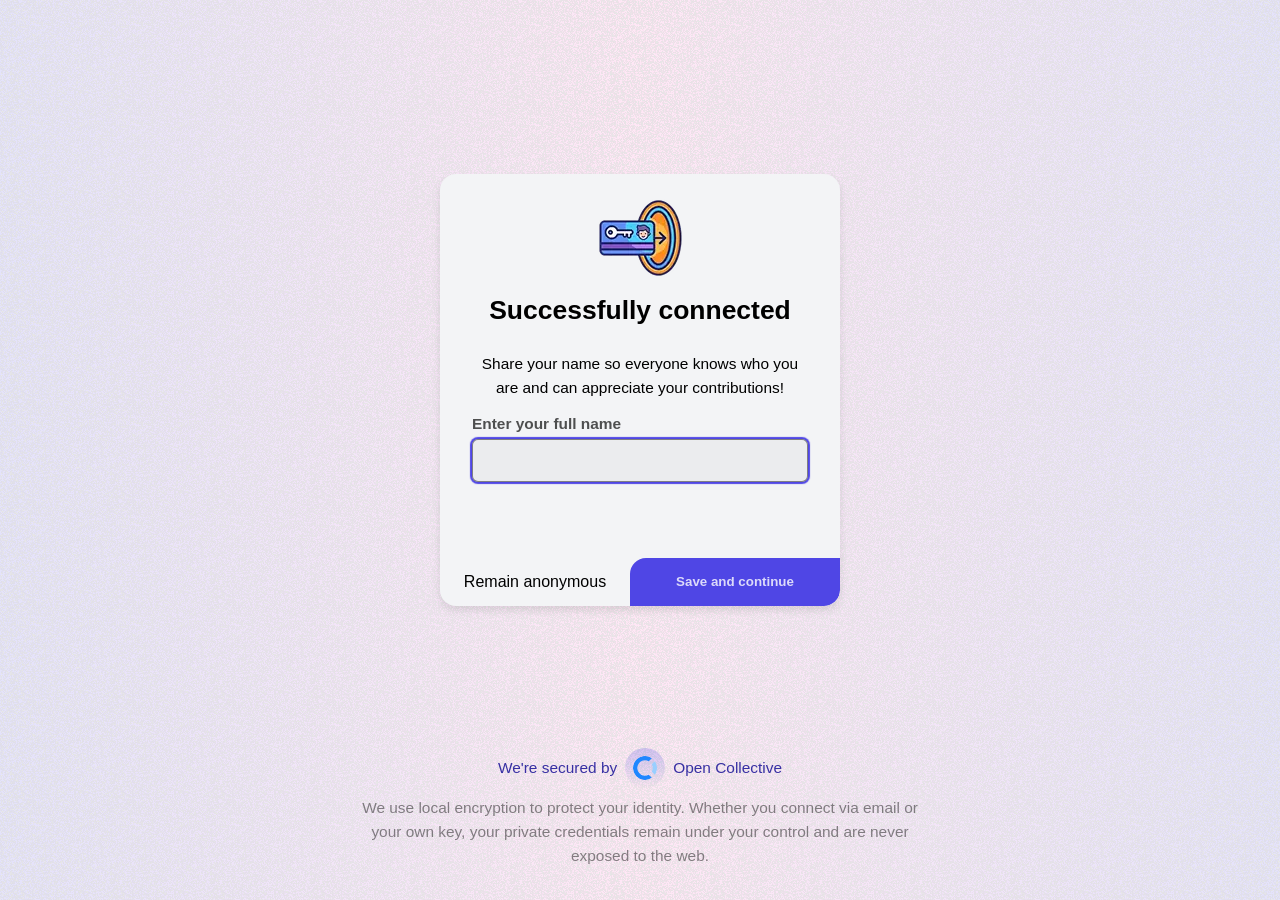
<file: login/user-metadata.html>
<!DOCTYPE html>
<html lang="en">
<head>
  <meta charset="UTF-8">
  <meta name="viewport" content="width=device-width, initial-scale=1.0">
  <base href="/login/">
  <title>User Profile - Open Collective</title>
  <meta name="description" content="Set up your profile on Open Collective.">
  <meta property="og:title" content="User Profile - Open Collective">
  <meta property="og:description" content="Set up your profile on Open Collective.">
  <link rel="icon" type="image/svg+xml" href="./images/opencollective.svg">
  <link rel="preload" href="./fonts/SofiaSans.woff2" as="font" type="font/woff2" crossorigin>
  <link rel="stylesheet" type="text/css" href="./styles/login.css">
</head>
<body>
  <div class="wrapper">

    <div class="login-card-container">
      <div class="login-card corner-radius-16 overflow-hidden">
        <div class="login-header grid gap-16 px-32 py-24 items-center justify-center text-center">
          <img src="./images/header-image.webp" alt="Open Letter" class="brand-logo">
          <h1 class="section-title">Successfully connected</h1>
        </div>

        <div class="login-options">
          <div class="grid gap-16 px-32 py-32 pt-0 items-center justify-center text-center">
            <p class="body-text-caption">
              Share your name so everyone knows who you are and can appreciate your contributions!
            </p>
            
            <form class="form grid gap-12 py-32 pt-0" novalidate>
              <div class="grid gap-8">
                <label for="name-input">Enter your full name</label>
                <input type="text" id="name-input" autofocus>
              </div>

              <div class="message"></div>
            </form>
          </div>
        </div>

        <div class="submit-code" id="action-buttons">
          <div class="flex">
            <div class="flex items-center justify-center flex-1">
              <span id="skip-btn" class="cursor-pointer">Remain anonymous</span>
            </div>
            <button class="btn btn-bottom-right btn-primary flex-1" type="submit" id="save-btn">
              <span class="btn-text">Save and continue</span>
              <div class="spinner hidden"></div>
            </button>
          </div>
        </div>
      </div>
    </div>

    <footer class="body-text-caption grid gap-8 text-center justify-center">
      <div class="footer-heading flex flex-wrap gap-8 items-center justify-center">
        We're secured by
        <svg class="footer-icon" xmlns="http://www.w3.org/2000/svg" viewBox="0 0 24 24">
          <path fill="#99cfff" d="M21.86 5.17a11.9 11.9 0 0 1 0 13.66l-3.11-3.11a7.7 7.7 0 0 0 0-7.46l3.11-3.11Z"/>
          <path fill="#1f87ff" d="m18.83 2.14-3.11 3.11a7.7 7.7 0 1 0 0 13.5l3.11 3.11a12 12 0 1 1 0-19.72"/>
        </svg>
        Open Collective
      </div>
      <div class="footer-text">
        We use local encryption to protect your identity. Whether you connect via email or your own key, your private credentials remain under your control and are never exposed to the web.
      </div>
    </footer>
  </div>

  <script src="./scripts/connect-relays.js"></script>
  <script src="./scripts/user-metadata.js" type="module"></script>
</body>
</html>
</file>
<file: styles/global.css>
@font-face {
  font-family: "Sofia Sans", sans-serif;
  src: url('../fonts/SofiaSans.woff2') format('woff2');
  font-optical-sizing: auto;
  font-display: swap;
}

:root {
  /* Base color values */
  --color-primary: #4F46E5;
  --color-primary-light: #60a5fa;
  
  --Primary-Alpha-Day-300: rgba(79, 70, 229, 0.24);
  --Primary-Alpha-Night-200: rgba(79, 70, 229, 0.16);
  --Primary-Filled-800: #3730A3;
  --Primary-Filled-200: #C7D2FE;
  --B-W-Alpha-Day-25: rgba(0, 0, 0, 0.03);
  --B-W-Alpha-Night-25: rgba(255, 255, 255, 0.04);
  --B-W-Alpha-Day-50: rgba(0, 0, 0, 0.05);
  --B-W-Alpha-Night-100: rgba(255, 255, 255, 0.10);
  --B-W-Alpha-Night-700: rgba(255, 255, 255, 0.68);
  --B-W-Alpha-Night-50: rgba(255, 255, 255, 0.06);
  --B-W-Alpha-Day-300: rgba(0, 0, 0, 0.18);
  --B-W-Alpha-Night-200: rgba(255, 255, 255, 0.18);
  --B-W-Alpha-Day-600: rgba(0, 0, 0, 0.46);
  --B-W-Alpha-Night-600: rgba(255, 255, 255, 0.56);
  --B-W-Alpha-Day-800: rgba(0, 0, 0, 0.68);
  --B-W-Alpha-Night-800: rgba(255, 255, 255, 0.80);
  --B-W-Alpha-Day-900: rgba(0, 0, 0, 0.80);
  --B-W-Alpha-Day-1000: rgba(0, 0, 0, 1);
  --B-W-Alpha-Night-1000: rgba(255, 255, 255, 1);
  --Green-filled-900: #14532D;
  --Green-filled-300: #86EFAC;
  --Green-Alpha-Day-900: rgba(21, 128, 61, 0.70); /* #15803D/70%; */
  --Green-Alpha-Night-700: rgba(74, 222, 128, 0.70); /* #4ADE80/70%; */
  --Rose-filled-700: #BE123C;
  --Rose-filled-300: #FDA4AF;
  --Rose-Alpha-Day-50:  rgba(190, 18, 60, 0.05); /* #BE123C/5% */
  --Rose-Alpha-Night-300: rgba(251, 113, 133, 0.24); /* #FB7185/24% */
  --Rose-Alpha-Day-600:  rgba(190, 18, 60, 0.6); /* #BE123C/60% */
  --Rose-Alpha-Night-600: rgba(251, 113, 133, 0.6); /* #FB7185/60% */
  --blue-filled-300: #93c5fd;
  --blue-filled-800: #1e40af;
  --gray-50: #F9FAFB;
  --gray-100: #f3f4f6;
  --gray-200: #E5E7EB;
  --gray-800: #1F2937;
  --gray-900: #111827;
  --gray-950: #030712

  --text-primary-base: var(--Primary-Filled-800);
  --text-neutral-base: var(--B-W-Alpha-Day-800);
  --text-neutral-base-static: var(--B-W-Alpha-Day-800);
  --text-neutral-link-default: var(--B-W-Alpha-Day-900);
  --text-neutral-strong: var(--B-W-Alpha-Day-1000);
  --text-neutral-subtle: var(--B-W-Alpha-Day-600);
  --text-status-info: var(--blue-filled-800);

  --bg-gradient: linear-gradient(90deg,rgba(79, 70, 229, 0.75) 0%, rgba(255, 59, 174, 0.6) 50%, rgba(79, 70, 229, 0.75) 100%);
  --bg-color: rgba(255,255,255,0.80);
  --bg-surface-bright: var(--gray-50);
  --bg-surface-base: var(--gray-100);
  --bg-surface-deep: var(--gray-200);
  --bg-field-container-hover: var(--B-W-Alpha-Day-50);
  --bg-base-container-default: var(--B-W-Alpha-Night-700);
  --bg-field-container-default: var(--B-W-Alpha-Day-25);
  --bg-action-container-neutral-soft-default: var(--B-W-Alpha-Day-50);

  --bg-table-header: var(--B-W-Alpha-Night-800);
  --bg-markdown-code: var(--B-W-Alpha-Night-600);

  --icon-neutral-subtle: var(--Primary-Alpha-Day-300);
  --stroke-neutral-default-subtle: var(--B-W-Alpha-Day-300);
  
  --error-bg: var(--Rose-Alpha-Day-50);
  --error-border: var(--Rose-Alpha-Day-600);
  --error-message: var(--Rose-filled-700);
  --success-message: var(--Green-filled-900);

  /*clamp from 640px to 1280px */
  --space-xxs: clamp(0.125rem, 0rem + 0.313vw, 0.25rem); /* 2px to 4px */
  --space-xs: clamp(0.25rem, 0.125rem + 0.313vw, 0.375rem); /* 4px to 6px */
  --space-sm: clamp(0.313rem, 0.125rem + 0.469vw, 0.5rem); /* 5px to 8px */
  --space-md: clamp(0.5rem, 0.25rem + 0.625vw, 0.75rem); /* 8px to 12px */
  --space-lg: clamp(0.625rem, 0.313rem + 0.781vw, 0.938rem); /* 10px to 15px */
  --space-2lg: clamp(0.938rem, 0.625rem + 0.938vw, 1.25rem); /* 15px to 20px */
  --space-xl: clamp(0.938rem, 0.313rem + 1.563vw, 1.563rem); /* 15px to 25px */
  --space-2xl: clamp(1.25rem, 0.625rem + 1.563vw, 1.875rem); /* 20px to 30px */
  --space-3xl: clamp(1.563rem, 0.938rem + 1.563vw, 2.188rem); /* 25px to 35px */
  --space-4xl: clamp(1.875rem, 1.25rem + 1.563vw, 2.5rem); /* 30px to 40px */

  --text-xxs: clamp(0.5rem, 0.375rem + 0.313vw, 0.625rem); /* 8px to 10px */
  --text-xs: clamp(0.625rem, 0.5rem + 0.313vw, 0.75rem); /* 10px to 12px */
  --text-sm: clamp(0.75rem, 0.625rem + 0.313vw, 0.875rem); /* 12px to 14px */
  --text-md: clamp(0.875rem, 0.75rem + 0.313vw, 1rem); /* 14px to 16px */
  --text-lg: clamp(1rem, 0.875rem + 0.313vw, 1.125rem); /* 16px to 18px */
  --text-xl: clamp(1.125rem, 1rem + 0.313vw, 1.25rem); /* 18px to 20px */
  --text-2xl: clamp(1.25rem, 1.125rem + 0.313vw, 1.5rem); /* 20px to 24px */
  --text-3xl: clamp(1.5rem, 1rem + 1.25vw, 2rem); /* 24px to 32px */
  --text-4xl: clamp(1.75rem, 1.25rem + 1.25vw, 2.25rem); /* 28px to 36px */ 
  
  --corner-radius-4: 4px;
  --corner-radius-6: 6px;
  --corner-radius-10: 10px;
  --corner-radius-16: 16px;
  --corner-radius-20: 20px;
  --corner-radius-24: 24px;
  --corner-radius-rounded: 9999px;
  --shadow: 0 4px 8px rgba(0, 0, 0, 0.1);
  --shadow-md: 0 4px 12px rgba(0, 0, 0, 0.15);
}

/* Dark mode styles */
@media (prefers-color-scheme: dark) {
  :root {
    --text-primary-base: var(--Primary-Filled-200);
    --text-neutral-base: var(--B-W-Alpha-Night-800);
    --text-neutral-base-static: var(--B-W-Alpha-Night-800);
    --text-neutral-link-default: var(--B-W-Alpha-Night-800);
    --text-neutral-strong: var(--B-W-Alpha-Night-1000);
    --text-neutral-subtle: var(--B-W-Alpha-Night-600);
    --text-status-info: var(--blue-filled-300);
    
    --bg-gradient: transparent;
    --bg-color: rgba(0,0,0,0.45);
    --bg-surface-bright: var(--gray-800);
    --bg-surface-base: var(--gray-900);
    --bg-surface-deep: var(--gray-950);
    --bg-field-container-hover: var(--B-W-Alpha-Night-100);
    --bg-base-container-default: var(--B-W-Alpha-Night-50);
    --bg-field-container-default: var(--B-W-Alpha-Night-25);
    --bg-action-container-neutral-soft-default: var(--B-W-Alpha-Night-100);
    
    --bg-table-header: var(--B-W-Alpha-Day-800);
    --bg-markdown-code: var(--B-W-Alpha-Day-600);

    --icon-neutral-subtle: var(--Primary-Alpha-Night-200);
    --stroke-neutral-default-subtle: var(--B-W-Alpha-Night-200);

    --error-bg: var(--Rose-Alpha-Night-300);
    --error-border: var(--Rose-Alpha-Night-600);
    --error-message: var(--Rose-filled-300);
    --success-message: var(--Green-filled-300);
  }
}
* {
  margin: 0;
  padding: 0;
  box-sizing: border-box;
  outline: none;
  border: none;
  line-height: 156%;
  font-family: 'Sofia Sans', sans-serif;
}
html {
  background: var(--bg-gradient);
  background-color: var(--bg-color);
  scroll-behavior: smooth;
}
body {
  width: 100%;
  height: 100%;
  min-height: 100vh;
  padding: 0;
  margin: 0 auto;
  font-family: 'Sofia Sans', sans-serif;
  background: url(/images/bg-image.webp);
  background-color: var(--bg-color);
  background-blend-mode: overlay;
  color: var(--text-neutral-strong);
  overflow-x: hidden;
}
a {
  color: var(--color-primary);
  text-decoration: none;
}
a:hover {
  filter: contrast(90%);
}
h1, h2, h3, h4, h5, h6 {
  font-size: inherit;
  font-weight: normal;
}
.title {
  font-size: var(--text-3xl);
  font-weight: 600;
}
.title-2 {
  font-size: var(--text-2xl);
  font-weight: 700;
}
.title-3 {
  font-size: var(--text-xl);
  font-weight: 500;
}

input, textarea {
  color: var(--text-neutral-strong);
  background: var(--bg-field-container-default);
  box-shadow: 0px 1px 4px 0px rgba(0, 0, 0, 0.08) inset;
  border: 1px solid var(--stroke-neutral-default-subtle);
}
input:focus,
textarea:focus {
  outline: none;
  box-shadow: 0 0 1px 2px var(--color-primary);
}

.hidden {
  display: none !important;
}
.wrapper {
  display: grid;
  align-content: space-between;
  height: 100%;
  min-height: 100vh;
}
.container  {
  width: 100%;
  max-width: 768px;
  padding: 20px min(24px, 3vw);
  margin: 0 auto;
}
.grid {
  display: grid;
}
.flex {
  display: flex;
}
.flex-col {
  flex-flow: column; 
}
.flex-row {
  flex-flow: row; 
}
.flex-wrap {
  flex-wrap: wrap; 
}
.flex-grow {
  flex-grow: 1;
}
.items-center {
  align-items: center;
}
.justify-center {
  justify-content: center;
}
.justify-between {
  justify-content: space-between;
}
.gap-xxs {
  gap: var(--space-xxs);
}
.gap-xs {
  gap: var(--space-xs);
}
.gap-sm {
  gap: var(--space-sm);
}
.gap-md {
  gap: var(--space-md);
}
.gap-lg {
  gap: var(--space-lg);
}
.gap-xl {
  gap: var(--space-xl);
}
.gap-2xl {
  gap: var(--space-2xl);
}
.gap-3xl {
  gap: var(--space-3xl);
}
.gap-4xl {
  gap: var(--space-4xl);
}
.py-xs {
  padding: var(--space-xs) 0;
}
.py-sm {
  padding: var(--space-sm) 0;
}
.py-md {
  padding: var(--space-md) 0;
}
.py-lg {
  padding: var(--space-lg) 0;
}
.py-xl {
  padding: var(--space-xl) 0;
}
.py-2xl {
  padding: var(--space-2xl) 0;
}
.py-3xl {
  padding: var(--space-3xl) 0;
}
.py-4xl {
  padding: var(--space-4xl) 0;
}
.border-default {
  border: 1px solid var(--stroke-neutral-default-subtle);
  border-radius: var(--corner-radius-6);
}

button {
  font-weight: 600;
  padding: var(--space-md);
  border-radius: var(--corner-radius-6);
  text-align: center;
  cursor: pointer;
}
button:disabled {
  cursor: not-allowed;
}
.btn, .btn-sm {
  font-weight: 600;
  display: flex;
  align-items: center;
  justify-content: center;
  gap: var(--space-md);
  text-align: center;
  cursor: pointer;
  border: none;
}
.btn {
  font-size: var(--text-md);
  padding: var(--space-md) var(--space-xl);
  border-radius: var(--corner-radius-16);
}
.btn-sm {
  font-size: var(--text-sm);
  padding: var(--space-sm) var(--space-md);
  border-radius: var(--corner-radius-10);
}
.btn:hover, .btn-sm:hover {
  filter: contrast(90%);
}
.btn:disabled, .btn-sm:disabled {
  cursor: not-allowed;
  opacity: 0.5;
}

.btn-text {
  line-height: 120%;
}
.btn-primary {
  background: var(--color-primary);
  color: var(--B-W-Alpha-Night-800);
}
.btn-secondary {
  background: var(--bg-field-container-hover);
  color: var(--text-neutral-base);
  border-bottom: 1px solid var(--stroke-neutral-default-subtle);
}

/* .btn-primary {
  color: var(--white-color);
  background-color: var(--color-primary);
}
.btn-secondary {
  color: var(--black-color-3);
  background-color: var(--white-color-3);
  border: 1px solid var(--stroke-neutral-default-subtle);
} */

.btn-white-2 {
  color: var(--black-color-2);
  background-color: var(--white-color-2);
}
.seperator-dot {
  color: var(--text-neutral-subtle);
  margin: 0 var(--space-xxs);
}

/* Breadcrumb */
.header-navigation {
  display: flex;
  flex: auto 0;
  gap: var(--space-xl);
  justify-content: space-between;
  align-items: center;
  padding: var(--space-md) var(--space-md);
}
.breadcrumb-nav {
  display: flex;
  flex-wrap: wrap;
  align-items: center;
  gap: var(--space-sm);
  font-size: var(--text-sm);
  margin-right: auto;
}
.breadcrumb-item.back-btn {
  display: flex;
  align-items: center;
  margin-right: 10px;
  cursor: pointer;
}
.breadcrumb-item.back-btn .arrow-icon {
  flex: none;
  width: fit-content;
  height: 20px;
}
.breadcrumb-item, .breadcrumb-item a {
  font-size: var(--text-lg);
  color: var(--text-neutral-base);
  text-decoration: none;
}
.breadcrumb-item.separator, .breadcrumb-item.current {
  opacity: 0.5;
}
/* ------------------ */

.user-name {
  font-weight: 700;
  color: var(--text-neutral-link-default);
}

.user-name:hover {
  text-decoration: underline;
}

#btn-logout {
  padding: 2px;
  color: var(--error-message);
  padding: var(--space-xxs);
  font-weight: 600;
  cursor: pointer;
  white-space: nowrap;
}

.user-profile-info {
  flex: none;
  width: fit-content;
  display: inline-flex;
  gap: var(--space-lg);
  padding: var(--space-xxs);
  padding-right: var(--space-md);
  border: 1px solid var(--stroke-neutral-default-subtle);
  border-radius: var(--corner-radius-rounded);
  background: var(--bg-surface-base);
}
.user-profile-info .profile {
  display: flex;
  align-items: center;
  gap: var(--space-sm);
}
.user-profile-info img {
  width: var(--text-3xl);
  height: var(--text-3xl);
  border-radius: var(--corner-radius-rounded);
  object-fit: cover;
}
.user-profile-info .profile-name {
  display: none;
  font-weight: 700;
}

@media (min-width: 640px) {
  .user-profile-info .profile-name {
    display: block;
  }
}

details summary {
  font-size: var(--text-md);
  color: var(--text-neutral-strong);
  font-weight: 600;
  cursor: pointer;
  user-select: none;
  padding: var(--space-xs) 0;
  transition: margin 250ms ease-out;
  margin: 0;
}
details[open] summary {
  margin-bottom: var(--space-md);
}
details {
  color: var(--text-neutral-subtle);
}
footer {
  padding: var(--space-4xl);
  font-size: var(--text-md);
  text-align: center;
  color: var(--text-neutral-subtle);
  background: var(--bg-surface-deep);
}
footer .footer-text {
  display: inline-flex;
}
footer .footer-heading {
  color: var(--color-primary)
}
footer .footer-icon {
  width: 24px;
  height: 24px;
  padding: var(--space-xxs);
  border-radius: var(--corner-radius-rounded);
  background-color: var(--primary-faint);
  border-radius: var(--corner-radius-rounded);
  background: linear-gradient(180deg, var(--icon-neutral-subtle, rgba(0, 0, 0, 0.04)) 0%, var(--icon-neutral-faint, rgba(0, 0, 0, 0.01)) 100%);
}
ol,
ul {
  list-style-position: outside;
  padding-left: var(--space-4xl);
}
ol li,
ul li {
  margin-bottom: var(--space-sm);
}

/* Markdown Styles */

.markdown {
  font-family: system-ui, sans-serif;
  line-height: 1.6;
  color: var(--text-neutral-base);
  max-width: 700px;
  margin: 0;
  padding: var(--space-lg) 0;
}

.markdown h1,
.markdown h2,
.markdown h3,
.markdown h4,
.markdown h5,
.markdown h6 {
  margin-top: var(--space-2lg);
  margin-bottom: var(--space-sm);
  font-weight: bold;
}

.markdown h1 { font-size: var(--text-3xl); }
.markdown h2 { font-size: var(--text-2xl); }
.markdown h3 { font-size: var(--text-xl); }
.markdown h4 { font-size: var(--text-lg); }
.markdown h5 { font-size: var(--text-md); }
.markdown h6 { font-size: var(--text-sm); }

.markdown p {
  margin: var(--space-sm) 0;
}

.markdown em {
  font-style: italic;
}

.markdown strong {
  font-weight: bold;
}

.markdown s {
  text-decoration: line-through;
}

.markdown hr {
  border: none;
  border-top: 1px solid var(--text-neutral-subtle);
  margin: var(--space-lg) 0;
}

.markdown a {
  color: var(--color-primary);
  text-decoration: underline;
}

.markdown img, .markdown video, .markdown iframe {
  width: 100%;
  height: auto;
  aspect-ratio: 16 / 9;
  object-fit: cover;
  border-radius: var(--corner-radius-6);
  display: block;
  margin: var(--space-2xl) 0;
  object-fit: cover;
}

.markdown audio {
  width: 100%;
}

.markdown ul,
.markdown ol {
  margin: var(--space-sm) 0;
  padding-left: var(--space-lg);
}

.markdown li {
  margin: 0.5em 0;
}

.markdown blockquote {
  border-left: 4px solid var(--text-neutral-subtle);
  padding-left: var(--space-sm);
  color: var(--text-neutral-base-static);
  margin: var(--space-sm) 0;
  font-style: italic;
}

.markdown code {
  background: var(--bg-markdown-code);
  padding: 0.16px 0.4em;
  font-family: monospace;
  border-radius: 4px;
}

.markdown pre {
  background: var(--bg-markdown-code);
  padding: var(--space-sm);
  overflow: auto;
  border-radius: 6px;
  margin: var(--space-sm) 0;
}

.markdown pre code {
  background: none;
  padding: 0;
  font-size: var(--text-sm);
}

/* Table Styles */
.markdown table {
  width: 100%;
  border-collapse: collapse;
  margin: var(--space-lg) 0;
  border: 1px solid var(--stroke-neutral-default-subtle);
  border-radius: var(--corner-radius-6);
  overflow: hidden;
}

.markdown th,
.markdown td {
  padding: var(--space-md);
  text-align: left;
  border-bottom: 1px solid var(--stroke-neutral-default-subtle);
}

.markdown th {
  background-color: var(--bg-table-header);
  font-weight: 600;
}

.markdown tr:hover {
  background-color: var(--white-color-3);
}

.markdown tr:last-child td {
  border-bottom: none;
}


[data-timestamp] {
  cursor: help;
}

/* Draft proposal styles */
/* .draft-proposal {
  background-color: var(--white-color-2) !important;
  border: 1px solid var(--stroke-neutral-default-subtle) !important;
} */
.draft-badge {
  font-size: var(--text-lg);
  font-weight: 600;
  margin-left: auto;
}
.draft-badge-icon {
  height: var(--text-md);
  width: auto;
}
/* ------------------------------------ */
.btn-spinner {
  width: var(--text-lg);
  height: var(--text-lg);
}
.spinner {
  animation: spin 1s linear infinite;
}
@keyframes spin {
  0% { transform: rotate(0deg); }
  100% { transform: rotate(360deg); }
}
</file>
<file: styles/index.css>
/* Heading part */
.heading-intro {
  color: var(--text-neutral-base);
}

.group-header-container {
  background: var(--bg-surface-bright);
  padding: var(--space-xxs);
  border-radius: var(--corner-radius-24);
  border: 1px solid var(--stroke-neutral-default-subtle);
}
.group-header-image-container {
  position: relative;
  max-height: 280px;
  width: 100%;
  aspect-ratio: 3/1;
  overflow: hidden;
  border-radius: var(--corner-radius-20);
}
.group-header-image-container .overlay {
  position: absolute;
  z-index: 5;
  top: 0;
  left: 0;
  width: 100%;
  height: 100%;
  background: linear-gradient(transparent 60%, rgba(0, 0, 0, 0.25) 80%, rgba(0, 0, 0, 0.5) 100%);
  pointer-events: none;
}
.group-header-image-container img {
  height: 100%;
  width: 100%;
  object-fit: cover;
}
.group-header-image-container .group-name {
  position: absolute;
  z-index: 10;
  left: var(--space-lg);
  bottom: var(--space-lg);
  font-size: var(--text-4xl);
  font-weight: 700;
  line-height: 100%;
  color: var(--gray-100);
}
.group-header-container .group-header-content {
  padding: var(--space-lg);
  font-size: var(--text-lg);
  color: var(--text-neutral-base);
}
/* -------- */

.proposal-card {
  display: flex;
  gap: var(--space-lg);
  padding: var(--space-2lg);
  background: var(--bg-base-container-default);
  border-radius: var(--corner-radius-16);
  overflow: hidden;
  cursor: pointer;
}
.proposal-card.draft-proposal {
  background: transparent;
  border: 2px solid var(--stroke-neutral-default-subtle);
}
.proposal-card:hover {
  box-shadow: var(--shadow);
}
.proposal-card-no-data {
  display: flex;
  flex-direction: column;
  align-items: center;
  justify-content: center;
  width: 100%;
  gap: var(--space-lg);
  padding: var(--space-2xl);
  text-align: center;
  border: 2px solid var(--stroke-neutral-default-subtle);
  border-radius: var(--corner-radius-16);
}
.user-image {
  width: clamp(2.188rem, 1.875rem + 0.781vw, 2.5rem) /* 35px to 40px */;
  height: clamp(2.188rem, 1.875rem + 0.781vw, 2.5rem) /* 35px to 40px */;
  background: var(--bg-action-container-neutral-soft-default);
  border-radius: var(--corner-radius-rounded);
  flex: none;
  overflow: hidden;
  object-fit: cover;
}
.user-name {
  font-weight: 600;
}
.proposal-card-content-container {
  flex-grow: 1;
  display: flex;
  flex-direction: column;
  gap: var(--space-xl);
  width: 100%;
}
.proposal-card-date {
  font-size: var(--text-sm);
  color: var(--text-neutral-base);
}
.proposal-card h3 {
  color: var(--text-neutral-strong);
}
.proposal-card-intro {
  font-size: var(--text-sm);
}
.proposal-card h3, .proposal-card-intro  {
  overflow: hidden;
  display: -webkit-box;
  -webkit-box-orient: vertical;
  -webkit-line-clamp: 1;
  line-clamp: 1;
  word-break: break-all;
}
.reaction-item {
  display: flex;
  align-items: center;
  gap: var(--space-sm);
  font-weight: 600;
  user-select: none;
  cursor: pointer;
}
.reaction-item .icon {
  display: flex;
  align-items: center;
  justify-content: center;
  width: var(--text-xl);
  height: var(--text-3xl);
}
.reaction-item .icon svg {
  width: var(--text-xl);
  height: var(--text-xl);
}
.reaction-item .icon.active {
  width: var(--text-3xl);
  background-color: var(--white-color-2);
  padding: 4px;
  border-radius: var(--corner-radius-6);
}
.proposal-order-id {
  font-weight: 600;
  color: var(--text-neutral-base);
}
.proposal-card.loader {
  background: transparent;
}
.proposal-card.loader:hover {
  box-shadow: none;
  cursor: default;
}
.spinner {
  width: 40px;
  height: 40px;
  animation: spin 1s linear infinite;
}
@keyframes spin {
  0% { transform: rotate(0deg); }
  100% { transform: rotate(360deg); }
}
</file>
<file: styles/create.css>
.heading-intro {
  color: var(--text-neutral-base);
}

.create-form {
  display: grid;
  gap: var(--space-lg);
  padding: var(--space-2lg);
  background: var(--bg-base-container-default);
  border-radius: var(--corner-radius-16);
}

.create-form:focus-within {
  box-shadow: var(--shadow);
}

.create-form label {
  font-size: var(--action-label);
  color: var(--text-neutral-base);
  font-weight: 600;
  line-height: 100%;
  text-align: left;
}

.create-form input {
  padding: var(--space-md);
  font-size: var(--text-md);
  color: var(--text-neutral-strong);
  background: var(--bg-field-container-default);
  border-radius: var(--corner-radius-6);
  box-shadow: 0px 1px 4px 0px rgba(0, 0, 0, 0.08) inset;
}

.create-form input.error {
  background: var(--error-bg);
  outline: none;
  box-shadow: 0 0 1px 2px var(--error-border);
}

.create-form input:focus {
  outline: none;
  box-shadow: 0 0 1px 2px var(--color-primary);
}

.form-textarea {
  padding: var(--space-md);
  border-radius: var(--corner-radius-6);
  font-size: var(--text-md);
  min-height: 250px;
  max-height: 44vh;
  resize: vertical;
  field-sizing: content;
}

.create-form .buttons-container {
  grid-template-columns: 1fr 1fr;
}

/* Markdown hints styling */

details summary {
  opacity: 0.8;
}

details summary:hover {
  opacity: 1;
}

.markdown-help {
  display: flex;
  flex-wrap: wrap;
  gap: var(--space-sm);
  padding: var(--space-sm);
  background-color: var(--bg-action-container-neutral-soft-default);
  border-radius: var(--corner-radius-6);
  border: 1px solid var(--stroke-neutral-default-subtle);
}

.markdown-item {
  font-size: var(--text-xs);
  font-weight: 500;
  color: var(--text-neutral-base-static);
  background-color: var(--bg-surface-bright);
  padding: var(--space-xxs) var(--space-xs);
  border-radius: var(--corner-radius-4);
  font-family: monospace;
  white-space: nowrap;
}
/* ------------------------ */

.proposal-card-no-data {
  display: flex;
  flex-direction: column;
  align-items: center;
  justify-content: center;
  width: 100%;
  gap: var(--space-lg);
  padding: var(--space-2xl);
  text-align: center;
  border: 2px solid var(--stroke-neutral-default-subtle);
  border-radius: var(--corner-radius-16);
}
</file>
<file: styles/groups.css>
.heading-intro {
  color: var(--text-neutral-base);
}

.groups-grid {
  display: grid;
  grid-template-columns: repeat(auto-fill, minmax(280px, 1fr));
  gap: var(--space-lg);
}

.group-card {
  display: flex;
  gap: var(--space-md);
  padding: var(--space-lg);
  background: var(--bg-base-container-default);
  border-radius: var(--corner-radius-16);
  cursor: pointer;
  transition: box-shadow 0.2s;
  border: 2px solid transparent;
  overflow: hidden;
}

.group-card:hover {
  box-shadow: var(--shadow);
}

.group-card.selected {
  border: 2px solid var(--color-primary);
  box-shadow: var(--shadow-md);
}

.group-card.loader {
  background: transparent;
  grid-column: 1 / -1;
}

.group-card.loader:hover {
  box-shadow: none;
  cursor: default;
}

.group-image {
  width: clamp(1.563rem, 0.313rem + 3.125vw, 2.813rem);
  height: clamp(1.563rem, 0.313rem + 3.125vw, 2.813rem);
  background: var(--bg-action-container-neutral-soft-default);
  border-radius: var(--corner-radius-rounded);
  flex-shrink: 0;
  object-fit: cover;
}

.group-content {
  display: flex;
  flex-direction: column;
  gap: var(--space-xs);
  flex: 1;
}

.group-name {
  font-size: var(--text-lg);
  font-weight: 600;
  color: var(--text-neutral-strong);
  overflow: hidden;
  display: -webkit-box;
  -webkit-box-orient: vertical;
  -webkit-line-clamp: 2;
  line-clamp: 2;
  word-break: break-all;
}

.group-description {
  font-size: var(--text-sm);
  color: var(--text-neutral-subtle);
  overflow: hidden;
  display: -webkit-box;
  -webkit-box-orient: vertical;
  -webkit-line-clamp: 3;
  line-clamp: 3;
}

.spinner {
  width: 40px;
  height: 40px;
  animation: spin 1s linear infinite;
}

@keyframes spin {
  0% { transform: rotate(0deg); }
  100% { transform: rotate(360deg); }
}
</file>
<file: login/styles/login.css>
@font-face {
  font-family: "Sofia Sans", sans-serif;
  src: url('../fonts/SofiaSans.woff2') format('woff2');
  font-optical-sizing: auto;
  font-display: swap;
}

:root {
  /* Base values */
  /* default size 640px to 1440px */

  --section-title: clamp(1.25rem, 0.893rem + 0.952vw, 1.75rem); /* 20px - 28px */
  --body-text-caption: clamp(0.813rem, 0.679rem + 0.357vw, 1rem); /* 13px - 16px */
  --action-label: clamp(0.813rem, 0.679rem + 0.357vw, 1rem); /* 13px - 16px */

  --spacing-4: 4px;
  --spacing-8: 8px;
  --spacing-10: 10px;
  --spacing-12: 12px;
  --spacing-14: 14px;
  --spacing-16: 16px;
  --spacing-20: 20px;
  --spacing-24: 24px;
  --spacing-32: 32px;
  --spacing-40: 40px;

  --corner-radius-6: 6px;
  --corner-radius-10: 10px;
  --corner-radius-12: 12px;
  --corner-radius-16: 16px;

  --shadow: 0 4px 8px rgba(0, 0, 0, 0.1);
  --shadow-2: 0 4px 8px rgba(0, 0, 0, 0.1);
  --shadow-md: 0 4px 12px rgba(0, 0, 0, 0.15);

  --color-primary: #4F46E5;
  
  --Primary-Alpha-Day-300: rgba(79, 70, 229, 0.24);
  --Primary-Alpha-Night-200: rgba(79, 70, 229, 0.16);
  --Primary-Filled-800: #3730A3;
  --Primary-Filled-200: #C7D2FE;
  --B-W-Alpha-Day-25: rgba(0, 0, 0, 0.03);
  --B-W-Alpha-Night-25: rgba(255, 255, 255, 0.04);
  --B-W-Alpha-Day-50: rgba(0, 0, 0, 0.05);
  --B-W-Alpha-Night-100: rgba(255, 255, 255, 0.10);
  --B-W-Alpha-Day-300: rgba(0, 0, 0, 0.18);
  --B-W-Alpha-Night-200: rgba(255, 255, 255, 0.18);
  --B-W-Alpha-Day-600: rgba(0, 0, 0, 0.46);
  --B-W-Alpha-Night-600: rgba(255, 255, 255, 0.56);
  --B-W-Alpha-Day-800: rgba(0, 0, 0, 0.68);
  --B-W-Alpha-Night-800: rgba(255, 255, 255, 0.80);
  --B-W-Alpha-Day-1000: rgba(0, 0, 0, 1);
  --B-W-Alpha-Night-1000: rgba(255, 255, 255, 1);
  --Green-filled-900: #14532D;
  --Green-filled-300: #86EFAC;
  --Green-Alpha-Day-900: rgba(21, 128, 61, 0.70); /* #15803D/70%; */
  --Green-Alpha-Night-700: rgba(74, 222, 128, 0.70); /* #4ADE80/70%; */
  --Rose-filled-700: #BE123C;
  --Rose-filled-300: #FDA4AF;
  --Rose-Alpha-Day-50:  rgba(190, 18, 60, 0.05); /* #BE123C/5% */
  --Rose-Alpha-Night-300: rgba(251, 113, 133, 0.24); /* #FB7185/24% */
  --Rose-Alpha-Day-600:  rgba(190, 18, 60, 0.6); /* #BE123C/60% */
  --Rose-Alpha-Night-600: rgba(251, 113, 133, 0.6); /* #FB7185/60% */
  --blue-filled-300: #93c5fd;
  --blue-filled-800: #1e40af;
  --gray-100: #f3f4f6;
  --gray-900: #111827;

  --text-primary-base: var(--Primary-Filled-800);
  --text-neutral-base: var(--B-W-Alpha-Day-800);
  --text-neutral-base-static: var(--B-W-Alpha-Day-800);
  --text-neutral-strong: var(--B-W-Alpha-Day-1000);
  --text-neutral-subtle: var(--B-W-Alpha-Day-600);
  --text-status-info: var(--blue-filled-800);
  
  --bg-gradient: linear-gradient(90deg,rgba(79, 70, 229, 0.75) 0%, rgba(255, 59, 174, 0.6) 50%, rgba(79, 70, 229, 0.75) 100%);
  --bg-color: rgba(255,255,255,0.80);
  --bg-surface-base: var(--gray-100);
  --bg-field-container-hover: var(--B-W-Alpha-Day-50);
  --bg-field-container-default: var(--B-W-Alpha-Day-25);
  --bg-action-container-neutral-soft-default: var(--B-W-Alpha-Day-50);

  --icon-neutral-subtle: var(--Primary-Alpha-Day-300);
  --stroke-neutral-default-subtle: var(--B-W-Alpha-Day-300);
  
  --error-bg: var(--Rose-Alpha-Day-50);
  --error-border: var(--Rose-Alpha-Day-600);
  --error-message: var(--Rose-filled-700);
  --success-message: var(--Green-filled-900);
}

/* Dark mode styles */
@media (prefers-color-scheme: dark) {
  :root {
    --text-primary-base: var(--Primary-Filled-200);
    --text-neutral-base: var(--B-W-Alpha-Night-800);
    --text-neutral-base-static: var(--B-W-Alpha-Night-800);
    --text-neutral-strong: var(--B-W-Alpha-Night-1000);
    --text-neutral-subtle: var(--B-W-Alpha-Night-600);
    --text-status-info: var(--blue-filled-300);
    
    --bg-gradient: transparent;
    --bg-color: rgba(0,0,0,0.45);
    --bg-surface-base: var(--gray-900);
    --bg-field-container-hover: var(--B-W-Alpha-Night-100);
    --bg-field-container-default: var(--B-W-Alpha-Night-25);
    --bg-action-container-neutral-soft-default: var(--B-W-Alpha-Night-100);

    --icon-neutral-subtle: var(--Primary-Alpha-Night-200);
    --stroke-neutral-default-subtle: var(--B-W-Alpha-Night-200);

    --error-bg: var(--Rose-Alpha-Night-300);
    --error-border: var(--Rose-Alpha-Night-600);
    --error-message: var(--Rose-filled-300);
    --success-message: var(--Green-filled-300);

    --shadow-2: 0 4px 8px rgba(255, 255, 255, 0.3);
  }
}

* {
  margin: 0;
  padding: 0;
  box-sizing: border-box;
  outline: none;
  border: none;
  line-height: 156%;
  font-family: 'Sofia Sans', sans-serif;
}
html {
  background: var(--bg-gradient);
  background-color: var(--bg-color);
  scroll-behavior: smooth;
}
body {
  width: 100%;
  height: 100%;
  min-height: 100vh;
  padding: 0;
  margin: 0 auto;
  font-family: 'Sofia Sans', sans-serif;
  background: url(/images/bg-image.webp);
  background-color: var(--bg-color);
  background-blend-mode: overlay;
  color: var(--text-neutral-strong);
  overflow-x: hidden;
}

.section-title {
  font-size: var(--section-title);
  line-height: 128%;
}

.body-text-caption {
  font-size: var(--body-text-caption);
}

.font-light {
  font-weight: 300;
}
.font-normal {
  font-weight: 400;
}
.font-medium {
  font-weight: 500;
}
.font-semibold {
  font-weight: 600;
}
.font-bold {
  font-weight: 700;
}

.py-8 {
  padding-top: var(--spacing-8);
  padding-bottom: var(--spacing-8);
}
.py-12 {
  padding-top: var(--spacing-12);
  padding-bottom: var(--spacing-12);
}
.py-14 {
  padding-top: var(--spacing-14);
  padding-bottom: var(--spacing-14);
}
.py-16 {
  padding-top: var(--spacing-16);
  padding-bottom: var(--spacing-16);
}
.py-20 {
  padding-top: var(--spacing-20);
  padding-bottom: var(--spacing-20);
}
.py-24 {
  padding-top: var(--spacing-24);
  padding-bottom: var(--spacing-24);
}
.py-32 {
  padding-top: var(--spacing-32);
  padding-bottom: var(--spacing-32);
}
.py-40 {
  padding-top: var(--spacing-40);
  padding-bottom: var(--spacing-40);
}
.px-8 {
  padding-left: var(--spacing-8);
  padding-right: var(--spacing-8);
}
.px-12 {
  padding-left: var(--spacing-12);
  padding-right: var(--spacing-12);
}
.px-16 {
  padding-left: var(--spacing-16);
  padding-right: var(--spacing-16);
}
.px-20 {
  padding-left: var(--spacing-20);
  padding-right: var(--spacing-20);
}
.px-24 {
  padding-left: var(--spacing-24);
  padding-right: var(--spacing-24);
}
.px-32 {
  padding-left: var(--spacing-32);
  padding-right: var(--spacing-32);
}
.px-40 {
  padding-left: var(--spacing-40);
  padding-right: var(--spacing-40);
}
.pt-0 {
  padding-top: 0;
}
.pb-0 {
  padding-bottom: 0;
}

.gap-4 {
  gap: var(--spacing-4);
}
.gap-8 {
  gap: var(--spacing-8);
}
.gap-12 {
  gap: var(--spacing-12);
}
.gap-14 {
  gap: var(--spacing-14);
}
.gap-16 {
  gap: var(--spacing-16);
}
.gap-20 {
  gap: var(--spacing-20);
}
.gap-24 {
  gap: var(--spacing-24);
}
.gap-32 {
  gap: var(--spacing-32);
}

.overflow-hidden {
  overflow: hidden;
}

.hidden {
  display: none !important;
}
.flex {
  display: flex;
}
.flex-col {
  flex-direction: column;
}
.flex-1 {
  flex: 1;
}
.grid {
  display: grid;
}
.items-center {
  align-items: center;
}
.items-baseline {
  align-items: baseline;
}
.justify-center {
  justify-content: center;
}
.text-center {
  text-align: center;
}

.cursor-pointer {
  cursor: pointer;
}

button {
  text-align: center;
  cursor: pointer;
}
button:disabled {
  cursor: not-allowed;
}
.btn {
  padding: var(--spacing-14) var(--spacing-10);
  font-weight: 600;
  min-height: 48px;
  display: flex;
  align-items: center;
  justify-content: center;
  gap: var(--spacing-12);
  border-radius: var(--corner-radius-6);
  cursor: pointer;
}
.btn-bottom-right {
  border-radius: var(--corner-radius-16) 0 var(--corner-radius-16) 0;
}
.btn-text {
  line-height: 120%;
}
.btn-primary {
  background: var(--color-primary);
  color: var(--B-W-Alpha-Night-800);
}
.btn-secondary {
  background: var(--bg-field-container-hover);
  color: var(--text-neutral-base);
  border-bottom: 1px solid var(--stroke-neutral-default-subtle);
}
.toggle-btn {
  background: var(--bg-action-container-neutral-soft-default);
  color: var(--text-neutral-base);
  border-radius: 0;
}
.link {
  color: var(--text-status-info);
  text-decoration: underline;
  font-weight: 600;
  line-height: 120%;
  offset: 12%;
  text-decoration-thickness: 8%;
}

.wrapper {
  min-height: 100vh;
  display: flex;
  flex-direction: column;
  height: 100%;
  padding: var(--spacing-16);
  max-width: 650px;
  margin: 0 auto;
  align-items: center;
  justify-content: center;
}
@media (min-width: 640px) {
  .wrapper {
    padding: var(--spacing-32) var(--spacing-40);
  }
}
.login-card-container {
  height: 100%;
  padding: var(--spacing-24);
  margin: auto;
}
.login-card {
  background: var(--bg-surface-base);
  border-radius: var(--corner-radius-16);
  box-shadow: var(--shadow);
  width: 100%!important;
  max-width: 400px;
  margin: 0 auto;
}
.brand-logo {
  width: fit-content;
  height: 80px;
  margin: auto;
}

.form label {
  font-size: var(--action-label);
  color: var(--text-neutral-base);
  font-weight: 600;
  line-height: 100%;
  text-align: left;
}

.form label span {
  color: var(--text-neutral-subtle);
  font-weight: normal;
}
.form input {
  padding: var(--spacing-10);
  color: var(--text-neutral-strong);
  background: var(--bg-field-container-default);
  border: 1px solid var(--text-neutral-subtle);
  border-radius: var(--corner-radius-6);
  box-shadow: 0px 1px 4px 0px rgba(0, 0, 0, 0.08) inset;
}
.form input.error {
  background: var(--error-bg);
  outline: none;
  box-shadow: 0 0 1px 2px var(--error-border);
}
.form input:focus {
  outline: none;
  box-shadow: 0 0 1px 2px var(--color-primary);
}

.or-divider {
  display: flex;
  align-items: center;
  gap: var(--spacing-8);
  color: var(--text-neutral-subtle);
  font-weight: 600;
  margin: var(--spacing-12) 0;
}
.or-divider::before, .or-divider::after {
  content: "";
  flex: 1;
  height: 1px;
  background-color: var(--text-neutral-subtle);
}

.icon {
  display: inline-flex;
  align-items: baseline;
  flex: none;
  flex-shrink: 0;
  height: 22px;
  aspect-ratio: square;
  padding: 2px 1px;
}

.message {
  display: flex!important;
  gap: var(--spacing-8);
  text-align: left;
  display: -webkit-box;
  -webkit-box-orient: vertical;
  -webkit-line-clamp: 2;
  line-clamp: 2;
}
.message .icon {
  margin-bottom: -4px;
}
.message.error {
  color: var(--error-message);
}
.message.success {
  color: var(--success-message);
}

.spinner {
  width: clamp(1rem, 0.875rem + 0.313vw, 1.125rem); /* 16px to 18px */
  height: clamp(1rem, 0.875rem + 0.313vw, 1.125rem); /* 16px to 18px */
  animation: spin 1s linear infinite;
}
@keyframes spin {
  to { transform: rotate(360deg); }
}

.otp-inputs {
  gap: var(--spacing-8);
}
.otp-input {
  width: 48px;
  height: 48px;
  text-align: center;
  font-size: 1.25rem;
  font-weight: 600;
}
.otp-separator {
  font-size: 1.5rem;
  font-weight: 600;
  color: var(--text-neutral-subtle);
}

.footer-heading {
  color: var(--text-primary-base);
}
.footer-icon {
  width: 40px;
  height: 40px;
  padding: var(--spacing-8);
  border-radius: 999px;
  background-color: var(--primary-faint);
  border-radius: var(--corner-radius-rounded, 1000px);
  background: linear-gradient(180deg, var(--icon-neutral-subtle, rgba(0, 0, 0, 0.04)) 0%, var(--icon-neutral-faint, rgba(0, 0, 0, 0.01)) 100%);
}
.footer-text {
  color: var(--text-neutral-subtle);
}

.tooltip-trigger {
  position: relative;
  cursor: help;
}
.tooltip-trigger .tooltip {
  visibility: hidden;
  position: absolute;
  bottom: 125%;
  left: 50%;
  transform: translateX(-50%);
  background: var(--bg-surface-base);
  box-shadow: var(--shadow-2);
  color: white;
  padding: var(--spacing-8) var(--spacing-12);
  border-radius: var(--corner-radius-12);
  width: max-content;
  max-width: 300px;
  z-index: 10;
}
.tooltip-trigger:hover .tooltip {
  visibility: visible;
}
@media (prefers-color-scheme: dark) {
  .tooltip-trigger svg {
    filter: invert(1);
  }
}
</file>
<file: styles/login.css>
@font-face {
  font-family: "Sofia Sans", sans-serif;
  src: url('../fonts/SofiaSans.woff2') format('woff2');
  font-optical-sizing: auto;
  font-display: swap;
}

:root {
  /* Base values */
  /* default size 640px to 1440px */

  --section-title: clamp(1.25rem, 0.893rem + 0.952vw, 1.75rem); /* 20px - 28px */
  --body-text-caption: clamp(0.813rem, 0.679rem + 0.357vw, 1rem); /* 13px - 16px */
  --action-label: clamp(0.813rem, 0.679rem + 0.357vw, 1rem); /* 13px - 16px */

  --spacing-4: 4px;
  --spacing-8: 8px;
  --spacing-10: 10px;
  --spacing-12: 12px;
  --spacing-14: 14px;
  --spacing-16: 16px;
  --spacing-20: 20px;
  --spacing-24: 24px;
  --spacing-32: 32px;
  --spacing-40: 40px;

  --corner-radius-6: 6px;
  --corner-radius-10: 10px;
  --corner-radius-16: 16px;

  --shadow: 0 4px 8px rgba(0, 0, 0, 0.1);
  --shadow-md: 0 4px 12px rgba(0, 0, 0, 0.15);

  --color-primary: #4F46E5;
  --white-color: #ffffff;
  --black-7: rgba(0, 0, 0, 0.07);
  
  --Primary-Alpha-Day-300: rgba(79, 70, 229, 0.24);
  --Primary-Alpha-Night-200: rgba(79, 70, 229, 0.16);
  --Primary-Filled-800: #3730A3;
  --Primary-Filled-200: #C7D2FE;
  --B-W-Alpha-Day-50: rgba(0, 0, 0, 0.05);
  --B-W-Alpha-Night-100: rgba(255, 255, 255, 0.10);
  --B-W-Alpha-Day-300: rgba(0, 0, 0, 0.18);
  --B-W-Alpha-Night-200: rgba(255, 255, 255, 0.18);
  --B-W-Alpha-Day-600: rgba(0, 0, 0, 0.46);
  --B-W-Alpha-Night-600: rgba(255, 255, 255, 0.56);
  --B-W-Alpha-Day-800: rgba(0, 0, 0, 0.68);
  --B-W-Alpha-Night-800: rgba(255, 255, 255, 0.80);
  --Green-filled-900: #14532D;
  --Green-filled-300: #86EFAC;
  --Green-Alpha-Day-900: rgba(21, 128, 61, 0.70); /* #15803D/70%; */
  --Green-Alpha-Night-700: rgba(74, 222, 128, 0.70); /* #4ADE80/70%; */
  --Rose-filled-700: #BE123C;
  --Rose-filled-300: #FDA4AF;
  --Rose-Alpha-Day-50:  rgba(190, 18, 60, 0.05); /* #BE123C/5% */
  --Rose-Alpha-Night-300: rgba(251, 113, 133, 0.24); /* #FB7185/24% */
  --Rose-Alpha-Day-600:  rgba(190, 18, 60, 0.6); /* #BE123C/60% */
  --Rose-Alpha-Night-600: rgba(251, 113, 133, 0.6); /* #FB7185/60% */
  --blue-filled-300: #93c5fd;
  --blue-filled-800: #1e40af;
  --gray-100: #f3f4f6;
  --gray-900: #111827;

  --bg-surface-base: var(--gray-100);
  --bg-surface-base-2: #e7e8e9;

  --text-primary-base: var(--Primary-Filled-800);
  --text-neutral-base: var(--B-W-Alpha-Day-800);
  --text-neutral-base-static: var(--B-W-Alpha-Night-800);
  --text-neutral-subtle: var(--B-W-Alpha-Day-600);
  --text-status-info: var(--blue-filled-800);

  --stroke-neutral-default-subtle: var(--B-W-Alpha-Day-300);
  
  --error-bg: var(--Rose-Alpha-Day-50);
  --error-border: var(--Rose-Alpha-Day-600);
  --error-message: var(--Rose-filled-700);
  --success-message: var(--Green-filled-900);
  --bg-color: rgba(255,255,255,0.8);
  --icon-neutral-subtle: var(--Primary-Alpha-Day-300);
}

/* Dark mode styles */
@media (prefers-color-scheme: dark) {
  :root {
    --text-primary-base: var(--Primary-Filled-200);
    --text-neutral-base: var(--B-W-Alpha-Night-800);
    --text-status-info: var(--blue-filled-300);
    --bg-surface-base: var(--gray-900);
    --stroke-neutral-default-subtle: var(--B-W-Alpha-Night-200);
    --error-bg: var(--Rose-Alpha-Night-300);
    --error-border: var(--Rose-Alpha-Night-600);
    --error-message: var(--Rose-filled-300);
    --success-message: var(--Green-filled-300);
    --bg-color: rgba(0,0,0,0.15);
    --icon-neutral-subtle: var(--Primary-Alpha-Night-200);
  }
}

* {
  margin: 0;
  padding: 0;
  box-sizing: border-box;
  outline: none;
  border: none;
  line-height: 156%;
  font-family: 'Sofia Sans', sans-serif;
}

body {
  font-family: 'Sofia Sans', sans-serif;
  background: url(/images/bg-image.webp);
  background-color: var(--bg-color);
  background-blend-mode: overlay;
}

.section-title {
  font-size: var(--section-title);
  line-height: 128%;
}

.body-text-caption {
  font-size: var(--body-text-caption);
}

.font-light {
  font-weight: 300;
}
.font-normal {
  font-weight: 400;
}
.font-medium {
  font-weight: 500;
}
.font-semibold {
  font-weight: 600;
}
.font-bold {
  font-weight: 700;
}

.py-8 {
  padding-top: var(--spacing-8);
  padding-bottom: var(--spacing-8);
}
.py-12 {
  padding-top: var(--spacing-12);
  padding-bottom: var(--spacing-12);
}
.py-14 {
  padding-top: var(--spacing-14);
  padding-bottom: var(--spacing-14);
}
.py-16 {
  padding-top: var(--spacing-16);
  padding-bottom: var(--spacing-16);
}
.py-20 {
  padding-top: var(--spacing-20);
  padding-bottom: var(--spacing-20);
}
.py-24 {
  padding-top: var(--spacing-24);
  padding-bottom: var(--spacing-24);
}
.py-32 {
  padding-top: var(--spacing-32);
  padding-bottom: var(--spacing-32);
}
.py-40 {
  padding-top: var(--spacing-40);
  padding-bottom: var(--spacing-40);
}
.px-8 {
  padding-left: var(--spacing-8);
  padding-right: var(--spacing-8);
}
.px-12 {
  padding-left: var(--spacing-12);
  padding-right: var(--spacing-12);
}
.px-16 {
  padding-left: var(--spacing-16);
  padding-right: var(--spacing-16);
}
.px-20 {
  padding-left: var(--spacing-20);
  padding-right: var(--spacing-20);
}
.px-24 {
  padding-left: var(--spacing-24);
  padding-right: var(--spacing-24);
}
.px-32 {
  padding-left: var(--spacing-32);
  padding-right: var(--spacing-32);
}
.px-40 {
  padding-left: var(--spacing-40);
  padding-right: var(--spacing-40);
}
.pt-0 {
  padding-top: 0;
}
.pb-0 {
  padding-bottom: 0;
}

.gap-4 {
  gap: var(--spacing-4);
}
.gap-8 {
  gap: var(--spacing-8);
}
.gap-12 {
  gap: var(--spacing-12);
}
.gap-14 {
  gap: var(--spacing-14);
}
.gap-16 {
  gap: var(--spacing-16);
}
.gap-20 {
  gap: var(--spacing-20);
}
.gap-24 {
  gap: var(--spacing-24);
}
.gap-32 {
  gap: var(--spacing-32);
}

.overflow-hidden {
  overflow: hidden;
}

.hidden {
  display: none !important;
}
.flex {
  display: flex;
}
.flex-col {
  flex-direction: column;
}
.flex-1 {
  flex: 1;
}
.grid {
  display: grid;
}
.items-center {
  align-items: center;
}
.items-baseline {
  align-items: baseline;
}
.justify-center {
  justify-content: center;
}
/* .justify-between {
  justify-content: space-between;
} */
.text-center {
  text-align: center;
}

.cursor-pointer {
  cursor: pointer;
}

button {
  text-align: center;
  cursor: pointer;
}
button:disabled {
  cursor: not-allowed;
}
.btn {
  padding: var(--spacing-14) var(--spacing-10);
  font-weight: 600;
  min-height: 48px;
  display: flex;
  align-items: center;
  justify-content: center;
  gap: var(--spacing-12);
  border-radius: var(--corner-radius-6);
  cursor: pointer;
}
.btn-bottom-right {
  border-radius: var(--corner-radius-16) 0 var(--corner-radius-16) 0;
}
.btn-text {
  line-height: 120%;
}
.btn-primary {
  background: var(--color-primary);
  color: var(--text-neutral-base-static);
}
.btn-secondary {
  background: var(--bg-surface-base-2);
  color: var(--text-neutral-base);
  border-bottom: 1px solid var(--stroke-neutral-default-subtle);
}
.toggle-btn {
  background: var(--bg-surface-base-2);
  color: var(--text-neutral-base);
  border-radius: 0;
}
.link {
  color: var(--text-status-info);
  text-decoration: underline;
  font-weight: 600;
  line-height: 120%;
  offset: 12%;
  text-decoration-thickness: 8%;
}

.wrapper {
  min-height: 100vh;
  display: flex;
  flex-direction: column;
  height: 100%;
  padding: var(--spacing-16);
  max-width: 650px;
  margin: 0 auto;
  align-items: center;
  justify-content: center;
}
@media (min-width: 640px) {
  .wrapper {
    padding: var(--spacing-32) var(--spacing-40);
  }
}
.login-card-container {
  height: 100%;
  padding: var(--spacing-24);
  margin: auto;
}
.login-card {
  background: var(--white-color);
  border-radius: var(--corner-radius-16);
  box-shadow: var(--shadow);
  width: 100%!important;
  max-width: 400px;
  margin: 0 auto;
}
.brand-logo {
  width: fit-content;
  height: 80px;
  margin: auto;
}

.form label {
  font-size: var(--action-label);
  color: var(--text-neutral-base);
  font-weight: 600;
  line-height: 100%;
  text-align: left;
}

.form label span {
  color: var(--text-neutral-subtle);
  font-weight: normal;
}
.form input {
  padding: var(--spacing-10);
  border: 1px solid var(--text-neutral-subtle);
  border-radius: var(--corner-radius-6);
  box-shadow: 0px 1px 4px 0px rgba(0, 0, 0, 0.08) inset;
}
.form input.error {
  background: var(--error-bg);
  outline: none;
  box-shadow: 0 0 1px 2px var(--error-border);
}
.form input:focus {
  outline: none;
  box-shadow: 0 0 1px 2px var(--color-primary);
}

.or-divider {
  display: flex;
  align-items: center;
  gap: var(--spacing-8);
  color: var(--text-neutral-subtle);
  font-weight: 600;
  margin: var(--spacing-12) 0;
}
.or-divider::before, .or-divider::after {
  content: "";
  flex: 1;
  height: 1px;
  background-color: var(--text-neutral-subtle);
}

.icon {
  display: inline-flex;
  align-items: baseline;
  flex: none;
  flex-shrink: 0;
  height: 22px;
  aspect-ratio: square;
  padding: 2px 1px;
}

.message {
  display: flex!important;
  gap: var(--spacing-8);
  text-align: left;
  display: -webkit-box;
  -webkit-box-orient: vertical;
  -webkit-line-clamp: 2;
  line-clamp: 2;
}
.message .icon {
  margin-bottom: -4px;
}
.message.error {
  color: var(--error-message);
}
.message.success {
  color: var(--success-message);
}

.spinner {
  width: clamp(1rem, 0.875rem + 0.313vw, 1.125rem); /* 16px to 18px */
  height: clamp(1rem, 0.875rem + 0.313vw, 1.125rem); /* 16px to 18px */
  animation: spin 1s linear infinite;
}
@keyframes spin {
  to { transform: rotate(360deg); }
}

.otp-inputs {
  gap: var(--spacing-8);
}
.otp-input {
  width: 48px;
  height: 48px;
  text-align: center;
  font-size: 1.25rem;
  font-weight: 600;
}
.otp-separator {
  font-size: 1.5rem;
  font-weight: 600;
  color: var(--text-neutral-subtle);
}

.footer-heading {
  color: var(--text-primary-base);
}
.footer-icon {
  width: 40px;
  height: 40px;
  padding: var(--spacing-8);
  border-radius: 999px;
  background-color: var(--primary-faint);
  border-radius: var(--corner-radius-rounded, 1000px);
  background: linear-gradient(180deg, var(--icon-neutral-subtle, rgba(0, 0, 0, 0.04)) 0%, var(--icon-neutral-faint, rgba(0, 0, 0, 0.01)) 100%);
}
.footer-text {
  color: var(--text-neutral-subtle);
}
</file>
